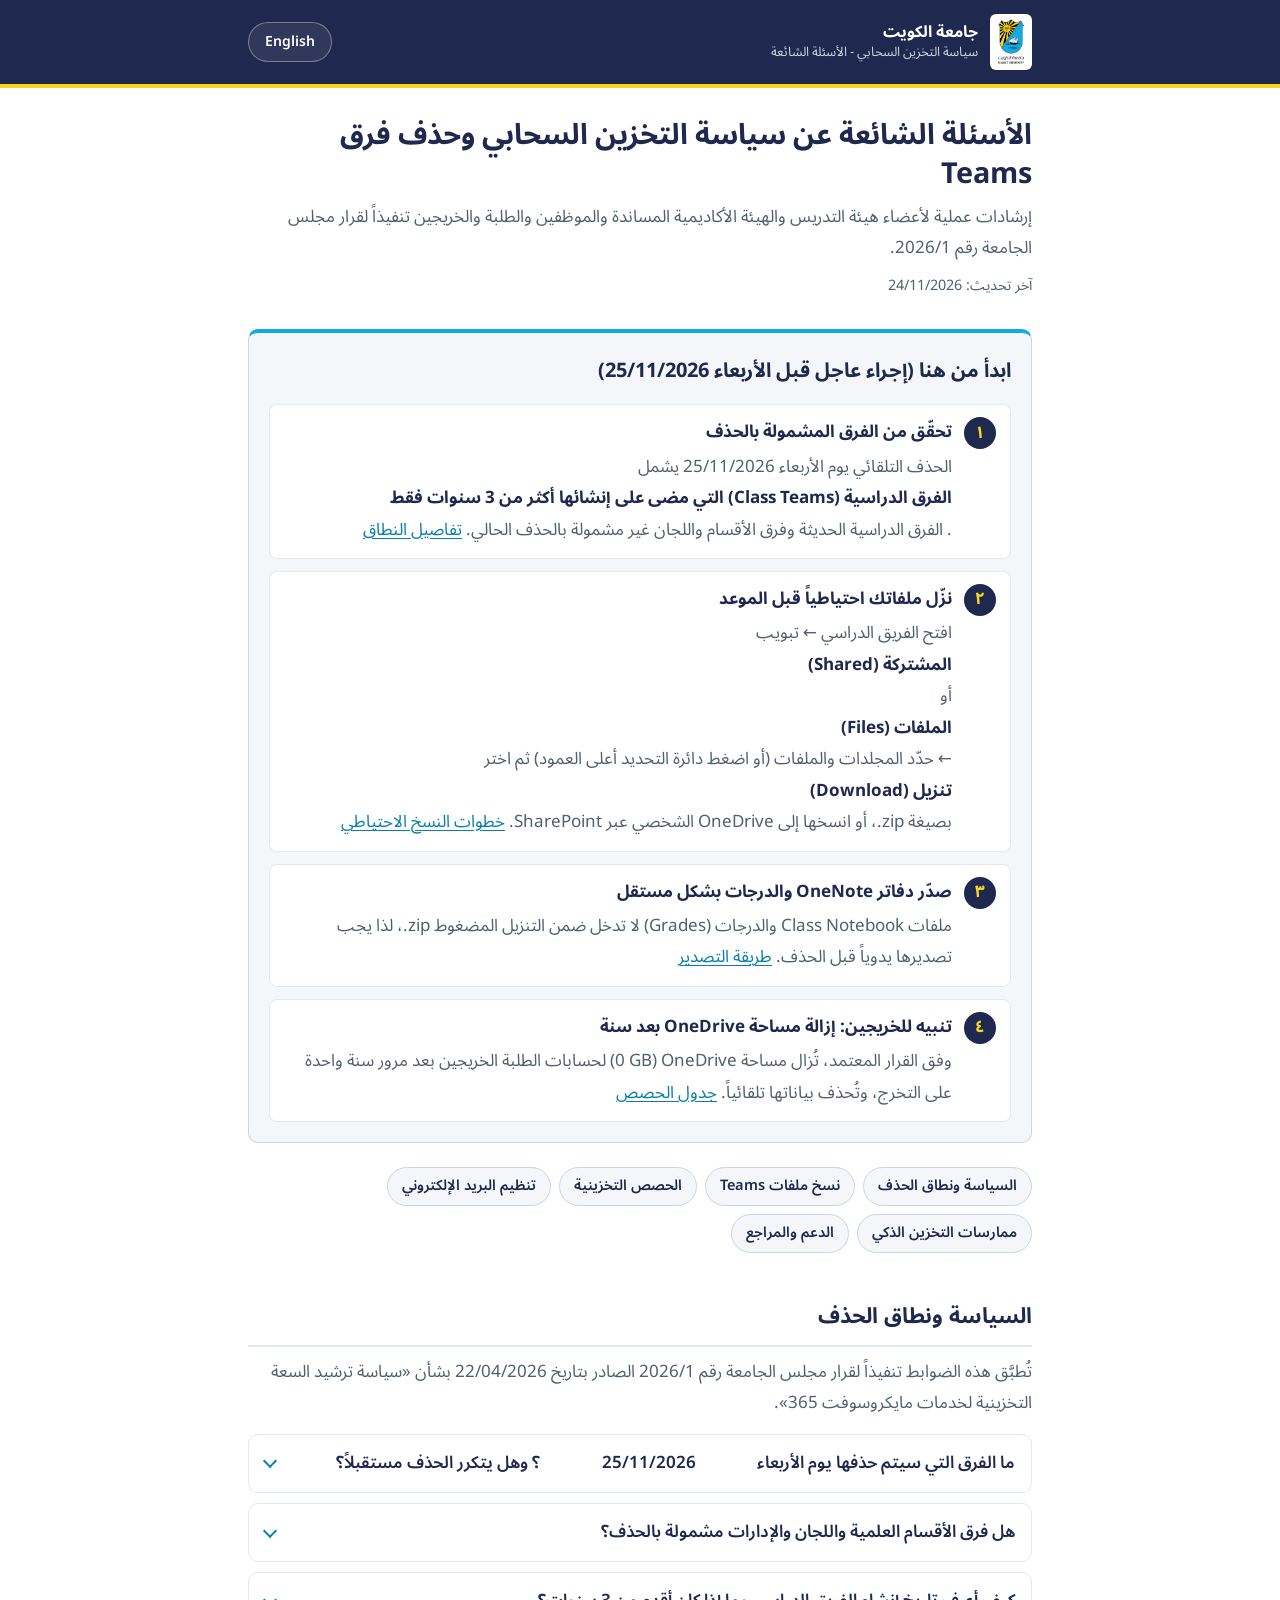
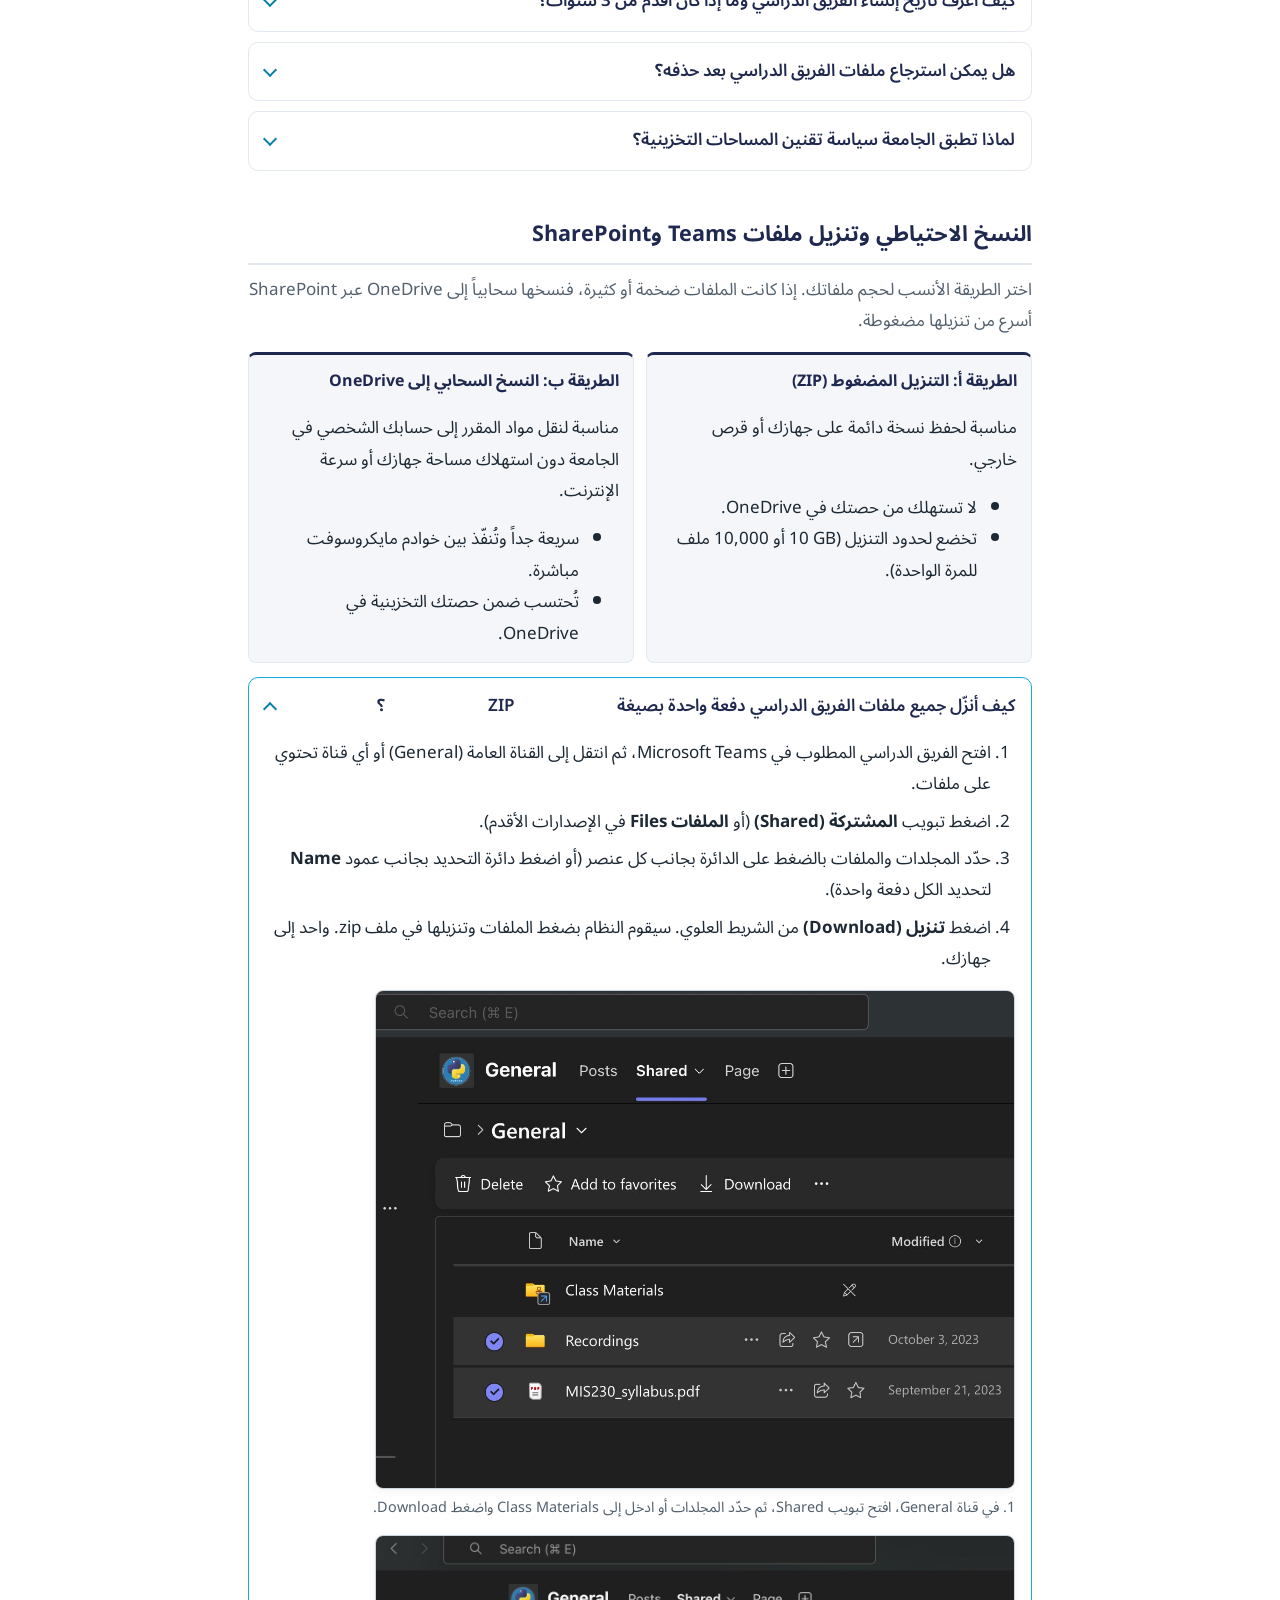
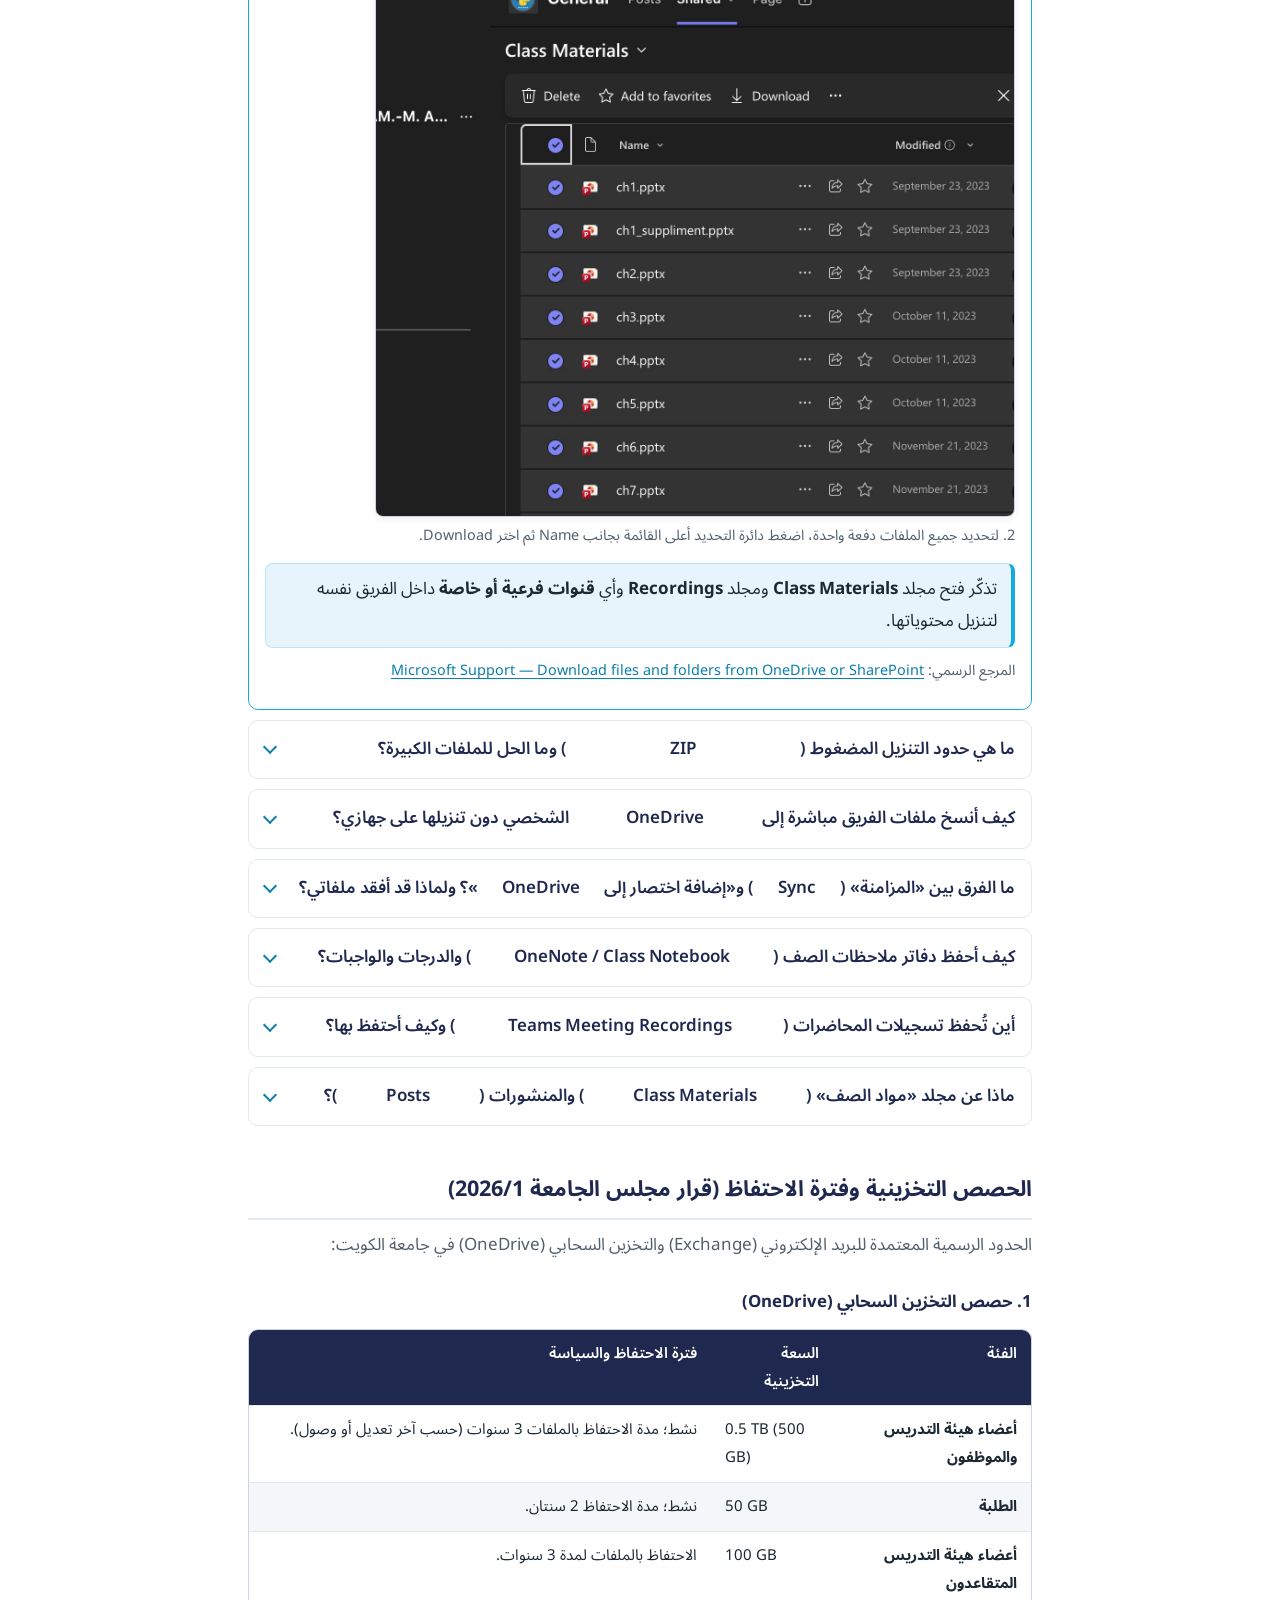
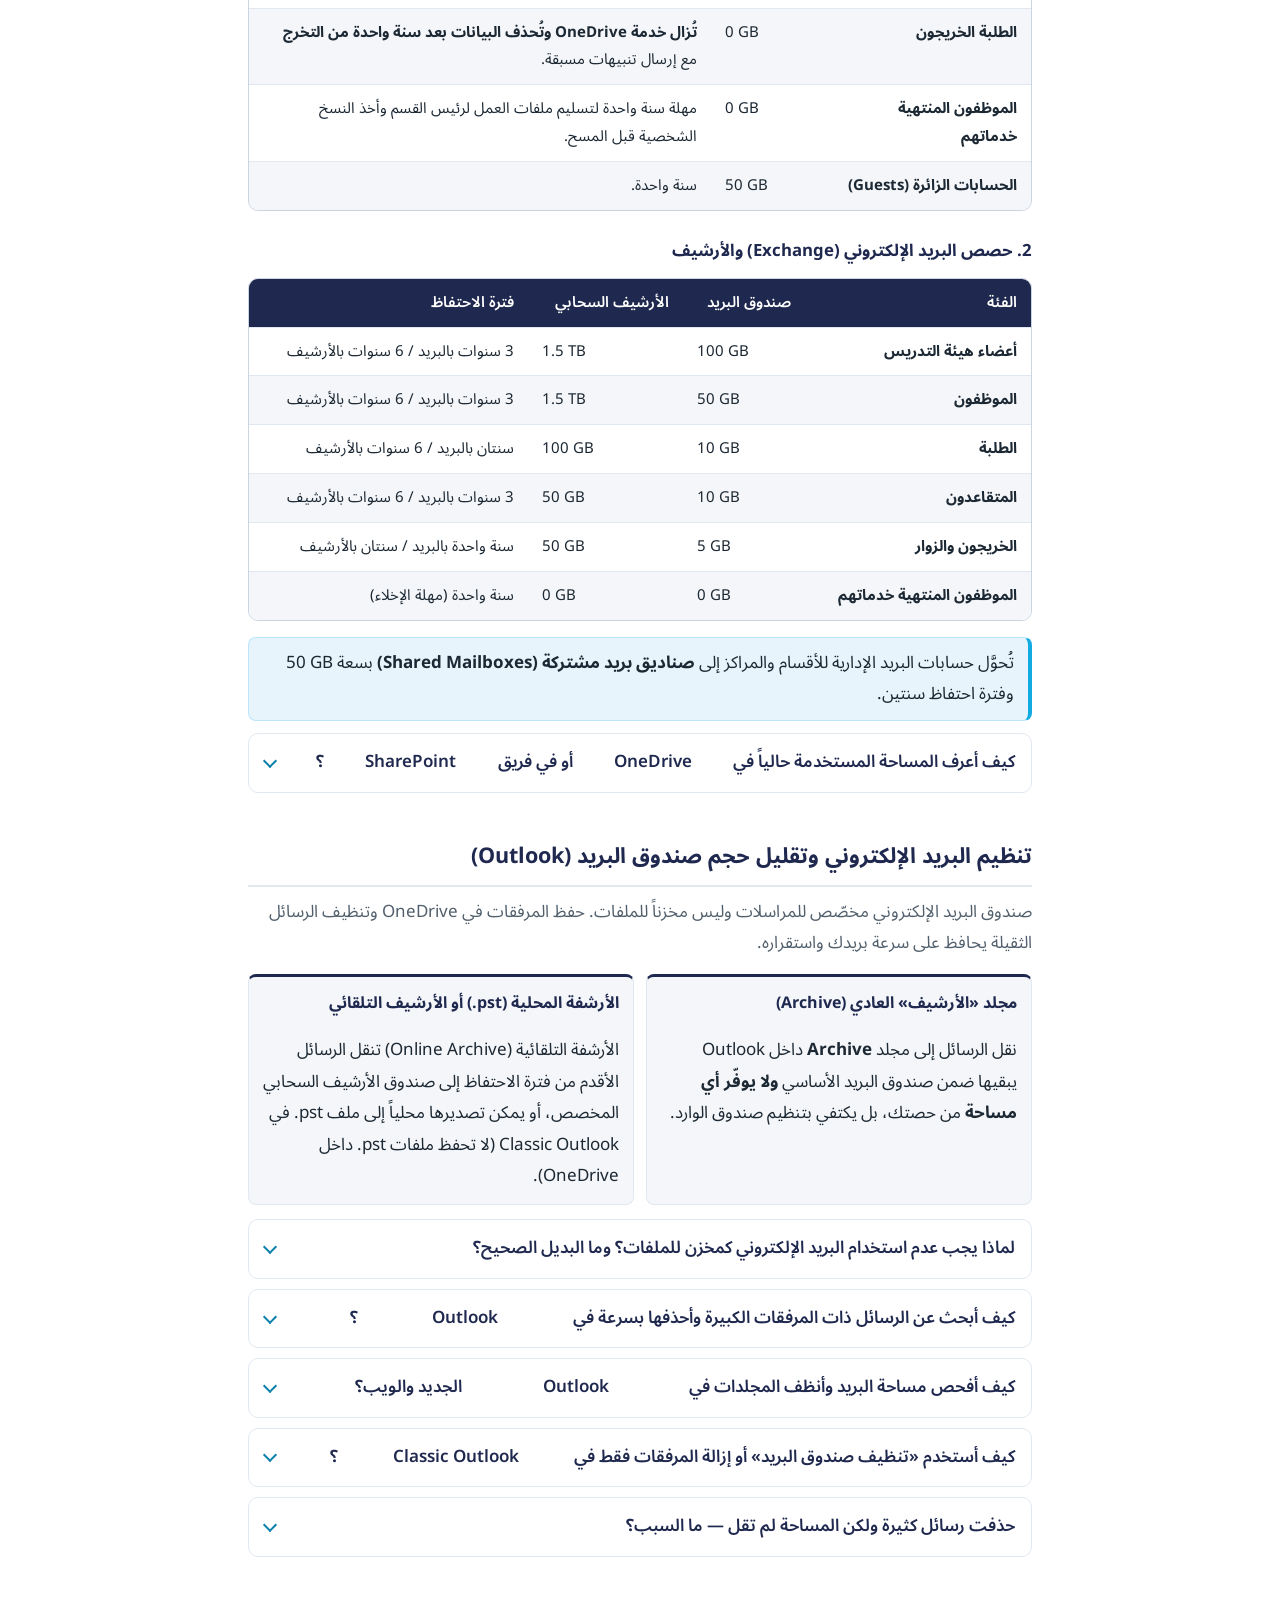
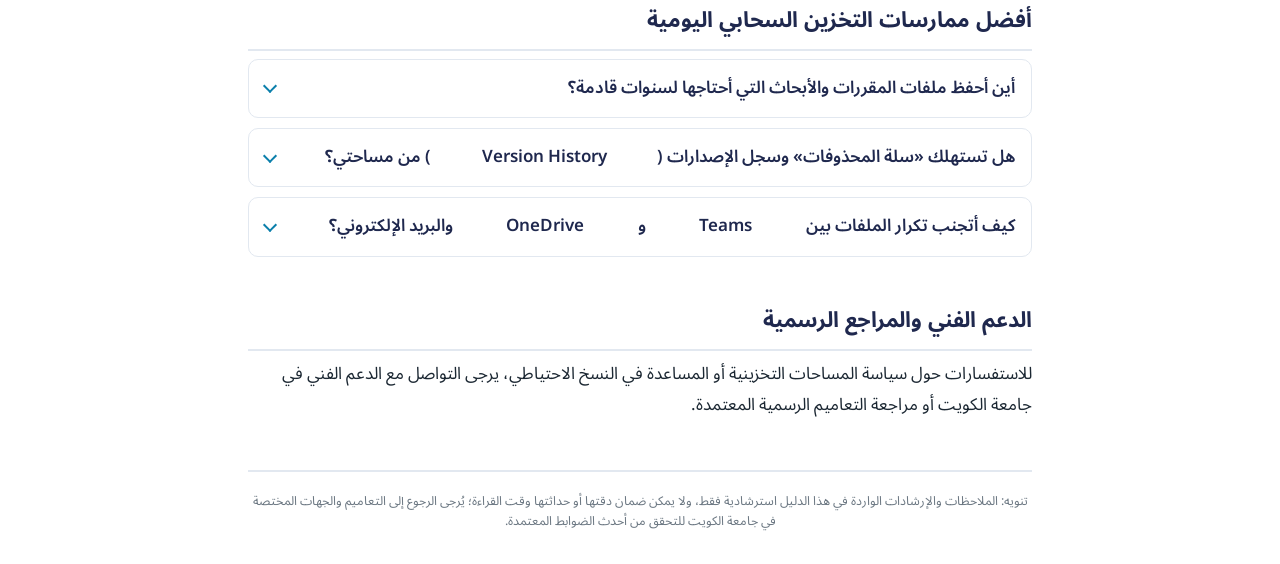
<file: index.html>
<!DOCTYPE html>
<html lang="ar" dir="rtl">
<head>
  <meta charset="utf-8">
  <meta name="viewport" content="width=device-width, initial-scale=1">
  <title>الأسئلة الشائعة عن سياسة التخزين وحذف فرق Teams - جامعة الكويت</title>
  <meta name="description" content="دليل مختصر لمنتسبي جامعة الكويت حول سياسة ترشيد السعة التخزينية لخدمات Microsoft 365 (قرار مجلس الجامعة 2026/1)، وكيفية النسخ الاحتياطي لملفات Microsoft Teams وSharePoint، وتنظيم البريد الإلكتروني.">
  <meta name="color-scheme" content="light">
  <link rel="icon" href="assets/ku-logo.png">
  <link rel="alternate" hreflang="en" href="en/index.html">
  <link rel="stylesheet" href="assets/style.css">
</head>
<body>

<div class="topbar-wrap">
  <div class="wrap">
    <header class="topbar">
      <div class="brand">
        <img src="assets/ku-logo.png" alt="شعار جامعة الكويت">
        <div class="brand-text">جامعة الكويت<small>سياسة التخزين السحابي - الأسئلة الشائعة</small></div>
      </div>
      <a class="lang-toggle" href="en/index.html" hreflang="en" lang="en">English</a>
    </header>
  </div>
</div>

<div class="wrap">
  <div class="intro">
    <h1>الأسئلة الشائعة عن سياسة التخزين السحابي وحذف فرق <span dir="ltr">Teams</span></h1>
    <p>إرشادات عملية لأعضاء هيئة التدريس والهيئة الأكاديمية المساندة والموظفين والطلبة والخريجين تنفيذاً لقرار مجلس الجامعة رقم <span dir="ltr">2026/1</span>.</p>
    <p class="meta">آخر تحديث: <span dir="ltr">24/11/2026</span></p>
  </div>

  <main>

  <section class="start" aria-labelledby="start-title">
    <h2 id="start-title">ابدأ من هنا (إجراء عاجل قبل الأربعاء <span dir="ltr">25/11/2026</span>)</h2>
    <ol class="steps">
      <li><div><strong>تحقّق من الفرق المشمولة بالحذف</strong>
        <p>الحذف التلقائي يوم الأربعاء <span dir="ltr">25/11/2026</span> يشمل <strong>الفرق الدراسية (<span dir="ltr">Class Teams</span>) التي مضى على إنشائها أكثر من 3 سنوات فقط</strong>. الفرق الدراسية الحديثة وفرق الأقسام واللجان غير مشمولة بالحذف الحالي. <a href="#policy">تفاصيل النطاق</a></p></div></li>
      <li><div><strong>نزّل ملفاتك احتياطياً قبل الموعد</strong>
        <p>افتح الفريق الدراسي &larr; تبويب <strong>المشتركة (<span dir="ltr">Shared</span>)</strong> أو <strong>الملفات (<span dir="ltr">Files</span>)</strong> &larr; حدّد المجلدات والملفات (أو اضغط دائرة التحديد أعلى العمود) ثم اختر <strong>تنزيل (<span dir="ltr">Download</span>)</strong> بصيغة <span dir="ltr">.zip</span>، أو انسخها إلى <span dir="ltr">OneDrive</span> الشخصي عبر <span dir="ltr">SharePoint</span>. <a href="#teams-backup">خطوات النسخ الاحتياطي</a></p></div></li>
      <li><div><strong>صدّر دفاتر <span dir="ltr">OneNote</span> والدرجات بشكل مستقل</strong>
        <p>ملفات <span dir="ltr">Class Notebook</span> والدرجات (<span dir="ltr">Grades</span>) لا تدخل ضمن التنزيل المضغوط <span dir="ltr">.zip</span>، لذا يجب تصديرها يدوياً قبل الحذف. <a href="#onenote-grades">طريقة التصدير</a></p></div></li>
      <li><div><strong>تنبيه للخريجين: إزالة مساحة <span dir="ltr">OneDrive</span> بعد سنة</strong>
        <p>وفق القرار المعتمد، تُزال مساحة <span dir="ltr">OneDrive</span> (<span dir="ltr">0 GB</span>) لحسابات الطلبة الخريجين بعد مرور سنة واحدة على التخرج، وتُحذف بياناتها تلقائياً. <a href="#quotas">جدول الحصص</a></p></div></li>
    </ol>
  </section>

  <nav class="toc" aria-label="الأقسام">
    <ul>
      <li><a href="#policy">السياسة ونطاق الحذف</a></li>
      <li><a href="#teams-backup">نسخ ملفات <span dir="ltr">Teams</span></a></li>
      <li><a href="#quotas">الحصص التخزينية</a></li>
      <li><a href="#email">تنظيم البريد الإلكتروني</a></li>
      <li><a href="#hygiene">ممارسات التخزين الذكي</a></li>
      <li><a href="#help">الدعم والمراجع</a></li>
    </ul>
  </nav>

  <section id="policy">
    <h2>السياسة ونطاق الحذف</h2>
    <p class="lead">تُطبَّق هذه الضوابط تنفيذاً لقرار مجلس الجامعة رقم <span dir="ltr">2026/1</span> الصادر بتاريخ <span dir="ltr">22/04/2026</span> بشأن «سياسة ترشيد السعة التخزينية لخدمات مايكروسوفت <span dir="ltr">365</span>».</p>

    <details>
      <summary>ما الفرق التي سيتم حذفها يوم الأربعاء <span dir="ltr">25/11/2026</span>؟ وهل يتكرر الحذف مستقبلاً؟</summary>
      <div class="answer">
        <p>يُطبَّق الحذف التلقائي على <strong>الفرق الدراسية (<span dir="ltr">Class Teams</span>) التي مضى على إنشائها أكثر من 3 سنوات</strong>، أي الفرق المنشأة باستخدام قالب المقررات الدراسية (<span dir="ltr">Education Class Template</span>).</p>
        <p>وبعد موجة الحذف الأولى يوم <span dir="ltr">25/11/2026</span>، سيستمر حذف الفرق الدراسية المتقادمة (أكثر من 3 سنوات) بصورة دورية وفق السياسة المعتمدة. وتؤكد السياسة أن منصة <strong><span dir="ltr">Moodle</span></strong> هي المرجع الأساسي لحفظ محتوى المقررات الدراسية، بينما يُعد <span dir="ltr">Teams</span> أداة مساندة للتعاون والتفاعل خلال الفصل فقط.</p>
      </div>
    </details>

    <details>
      <summary>هل فرق الأقسام العلمية واللجان والإدارات مشمولة بالحذف؟</summary>
      <div class="answer">
        <p><strong>لا في الحذف الحالي بتاريخ <span dir="ltr">25/11/2026</span>.</strong> الحذف المعلن الآن يقتصر على <strong>الفرق الدراسية (<span dir="ltr">Class Teams</span>)</strong> التي مضى عليها أكثر من 3 سنوات.</p>
        <p>أما مجموعات العمل غير الأكاديمية واللجان في <span dir="ltr">Teams</span>، فتنص السياسة المعتمدة على حذفها تلقائياً بعد مرور <strong>سنة واحدة من عدم النشاط</strong>، مع إشعار مالكي الفريق قبل الحذف بمدة <strong>3 أشهر</strong>.</p>
      </div>
    </details>

    <details>
      <summary>كيف أعرف تاريخ إنشاء الفريق الدراسي وما إذا كان أقدم من 3 سنوات؟</summary>
      <div class="answer">
        <ol>
          <li>راجع اسم الفريق الدال على الفصل الدراسي (مثل <span dir="ltr">2022/2023</span> أو <span dir="ltr">2023-1</span> وما قبلها)، أو تاريخ أقدم المنشورات والملفات في القناة العامة (<span dir="ltr">General</span>).</li>
          <li>كما يمكنك فتح تبويب <strong>المشتركة (<span dir="ltr">Shared</span>)</strong> أو <strong>الملفات (<span dir="ltr">Files</span>)</strong> والنقر على <strong>فتح في <span dir="ltr">SharePoint</span></strong> لمعرفة تواريخ إنشاء المجلدات.</li>
        </ol>
        <p class="note">إذا كان لديك أدنى شك في عمر فريق دراسي يحتوي على مواد مهمة، فبادر بأخذ نسخة احتياطية منه فوراً.</p>
      </div>
    </details>

    <details>
      <summary>هل يمكن استرجاع ملفات الفريق الدراسي بعد حذفه؟</summary>
      <div class="answer">
        <p class="note warn"><strong>تنبيه مهم:</strong> يُعد حذف الفرق الدراسية المتقادمة في <span dir="ltr">25/11/2026</span> <strong>نهائياً وغير قابل للاسترجاع</strong>؛ لذا يجب تنزيل أو نسخ جميع الملفات والمواد العلمية المهمة قبل موعد الحذف.</p>
      </div>
    </details>

    <details>
      <summary>لماذا تطبق الجامعة سياسة تقنين المساحات التخزينية؟</summary>
      <div class="answer">
        <p>تتشارك تطبيقات <span dir="ltr">Microsoft Teams</span> و<span dir="ltr">SharePoint</span> و<span dir="ltr">OneDrive</span> في وعاء تخزيني سحابي موحّد للجامعة (<span dir="ltr">M365 Tenant Storage Pool</span>)، وقد وصلت السعة التخزينية إلى مستويات حرجة تقارب الامتلاء الكامل. وبقاء آلاف الفرق الدراسية القديمة والحسابات المنتهية يهدد استمرارية الخدمات الرقمية الأساسية للجميع.</p>
      </div>
    </details>
  </section>

  <section id="teams-backup">
    <h2>النسخ الاحتياطي وتنزيل ملفات <span dir="ltr">Teams</span> و<span dir="ltr">SharePoint</span></h2>
    <p class="lead">اختر الطريقة الأنسب لحجم ملفاتك. إذا كانت الملفات ضخمة أو كثيرة، فنسخها سحابياً إلى <span dir="ltr">OneDrive</span> عبر <span dir="ltr">SharePoint</span> أسرع من تنزيلها مضغوطة.</p>

    <div class="two-col">
      <div>
        <h3>الطريقة أ: التنزيل المضغوط (<span dir="ltr">ZIP</span>)</h3>
        <p>مناسبة لحفظ نسخة دائمة على جهازك أو قرص خارجي.</p>
        <ul>
          <li>لا تستهلك من حصتك في <span dir="ltr">OneDrive</span>.</li>
          <li>تخضع لحدود التنزيل (<span dir="ltr">10 GB</span> أو <span dir="ltr">10,000</span> ملف للمرة الواحدة).</li>
        </ul>
      </div>
      <div>
        <h3>الطريقة ب: النسخ السحابي إلى <span dir="ltr">OneDrive</span></h3>
        <p>مناسبة لنقل مواد المقرر إلى حسابك الشخصي في الجامعة دون استهلاك مساحة جهازك أو سرعة الإنترنت.</p>
        <ul>
          <li>سريعة جداً وتُنفّذ بين خوادم مايكروسوفت مباشرة.</li>
          <li>تُحتسب ضمن حصتك التخزينية في <span dir="ltr">OneDrive</span>.</li>
        </ul>
      </div>
    </div>

    <details open>
      <summary>كيف أنزّل جميع ملفات الفريق الدراسي دفعة واحدة بصيغة <span dir="ltr">ZIP</span>؟</summary>
      <div class="answer">
        <ol>
          <li>افتح الفريق الدراسي المطلوب في <span dir="ltr">Microsoft Teams</span>، ثم انتقل إلى القناة العامة (<span dir="ltr">General</span>) أو أي قناة تحتوي على ملفات.</li>
          <li>اضغط تبويب <strong>المشتركة (<span dir="ltr">Shared</span>)</strong> (أو <strong>الملفات <span dir="ltr">Files</span></strong> في الإصدارات الأقدم).</li>
          <li>حدّد المجلدات والملفات بالضغط على الدائرة بجانب كل عنصر (أو اضغط دائرة التحديد بجانب عمود <strong><span dir="ltr">Name</span></strong> لتحديد الكل دفعة واحدة).</li>
          <li>اضغط <strong>تنزيل (<span dir="ltr">Download</span>)</strong> من الشريط العلوي. سيقوم النظام بضغط الملفات وتنزيلها في ملف <span dir="ltr">.zip</span> واحد إلى جهازك.</li>
        </ol>
        <figure>
          <img src="assets/teams-shared-folder.jpeg" loading="lazy"
               alt="شاشة Microsoft Teams تعرض تبويب Shared في قناة General ومجلدات Class Materials وRecordings مع زر Download في الأعلى.">
          <figcaption>1. في قناة <span dir="ltr">General</span>، افتح تبويب <span dir="ltr">Shared</span>، ثم حدّد المجلدات أو ادخل إلى <span dir="ltr">Class Materials</span> واضغط <span dir="ltr">Download</span>.</figcaption>
        </figure>
        <figure>
          <img src="assets/teams-select-all-download.jpeg" loading="lazy"
               alt="شاشة تحديد جميع الملفات داخل مجلد Class Materials عبر النقر على دائرة التحديد بجانب Name ثم اختيار Download.">
          <figcaption>2. لتحديد جميع الملفات دفعة واحدة، اضغط دائرة التحديد أعلى القائمة بجانب <span dir="ltr">Name</span> ثم اختر <span dir="ltr">Download</span>.</figcaption>
        </figure>
        <p class="note">تذكّر فتح مجلد <strong><span dir="ltr">Class Materials</span></strong> ومجلد <strong><span dir="ltr">Recordings</span></strong> وأي <strong>قنوات فرعية أو خاصة</strong> داخل الفريق نفسه لتنزيل محتوياتها.</p>
        <p class="src">المرجع الرسمي: <a href="https://support.microsoft.com/en-us/office/download-files-and-folders-from-onedrive-or-sharepoint-5c7397b7-19c7-4893-84fe-d02e6fa5df05" dir="ltr">Microsoft Support — Download files and folders from OneDrive or SharePoint</a></p>
      </div>
    </details>

    <details>
      <summary>ما هي حدود التنزيل المضغوط (<span dir="ltr">ZIP</span>) وما الحل للملفات الكبيرة؟</summary>
      <div class="answer">
        <ul>
          <li>الحد الأقصى لملف <span dir="ltr">.zip</span> الواحد عند تنزيل عدة ملفات أو مجلدات هو <strong><span dir="ltr">10 GB</span></strong> و<strong><span dir="ltr">10,000</span> ملف</strong> كحد أقصى في العملية الواحدة.</li>
          <li>الحد الأقصى للملف الفردي عند تنزيله بمفرده هو <span dir="ltr">250 GB</span>.</li>
        </ul>
        <p><strong>الحل إذا فشل التنزيل أو كان المجلد كبيراً:</strong> نزّل كل مجلد فرعي على حدة (خصوصاً مجلد تسجيلات المحاضرات <span dir="ltr">Recordings</span>)، أو افتح المكتبة في <span dir="ltr">SharePoint</span> واستخدم ميزة <strong>النسخ إلى (<span dir="ltr">Copy to</span>)</strong> لنسخ المجلدات إلى <span dir="ltr">OneDrive</span> الشخصي.</p>
      </div>
    </details>

    <details>
      <summary>كيف أنسخ ملفات الفريق مباشرة إلى <span dir="ltr">OneDrive</span> الشخصي دون تنزيلها على جهازي؟</summary>
      <div class="answer">
        <ol>
          <li>من تبويب الملفات (<span dir="ltr">Shared / Files</span>) في الفريق، اضغط قائمة النقاط الثلاث (<span dir="ltr">&hellip;</span>) واختر <strong>فتح في <span dir="ltr">SharePoint</span> (<span dir="ltr">Open in SharePoint</span>)</strong>.</li>
          <li>حدّد المجلدات أو الملفات التي تريد حفظها.</li>
          <li>من الشريط العلوي اضغط <strong>نسخ إلى (<span dir="ltr">Copy to</span>)</strong>.</li>
          <li>اختر <strong>ملفاتي (<span dir="ltr">My files</span>)</strong> لحفظها في <span dir="ltr">OneDrive</span> الشخصي (أو اختر فريقاً آخر حديثاً)، ثم أنشئ مجلداً مثل <span dir="ltr">Course-Archive</span> واضغط <strong>نسخ هنا (<span dir="ltr">Copy here</span>)</strong>.</li>
        </ol>
        <p class="note">تأكّد من اكتمال إشعار النسخ ومن وجود الملفات فعلياً داخل <span dir="ltr">OneDrive</span> قبل إغلاق المتصفح.</p>
        <p class="src">المرجع الرسمي: <a href="https://support.microsoft.com/en-us/office/move-or-copy-files-in-sharepoint-00e2f483-4df3-46be-a861-1f5f0c1a87bc" dir="ltr">Microsoft Support — Move or copy files in SharePoint</a></p>
      </div>
    </details>

    <details id="sync-trap">
      <summary>ما الفرق بين «المزامنة» (<span dir="ltr">Sync</span>) و«إضافة اختصار إلى <span dir="ltr">OneDrive</span>»؟ ولماذا قد أفقد ملفاتي؟</summary>
      <div class="answer">
        <p class="note warn"><strong>تحذير بالغ الأهمية:</strong> الضغط على <strong><span dir="ltr">Sync</span></strong> أو <strong><span dir="ltr">Add shortcut to OneDrive</span></strong> لا ينسخ ملفاتك احتياطياً! الوضع الافتراضي (<span dir="ltr">Files On-Demand</span>) يُظهر رمز سحابة زرقاء (<span dir="ltr">&#9729;&#65039;</span>) وهي مجرد اختصارات على الإنترنت، وعند حذف الفريق الدراسي ستختفي هذه الملفات من جهازك أيضاً.</p>
        <ul>
          <li><strong>إضافة اختصار (<span dir="ltr">Add shortcut to OneDrive</span>):</strong> يضع رابطاً فقط داخل <span dir="ltr">OneDrive</span> نحو مكتبة الفريق الأصلية؛ إذا حُذف الفريق اختفى الاختصار ومحتواه.</li>
          <li><strong>المزامنة (<span dir="ltr">Sync</span>):</strong> تربط مجلداً على جهازك بمكتبة الفريق في السحابة. وحتى لو اخترت <strong>الاحتفاظ دائماً على هذا الجهاز (<span dir="ltr">Always keep on this device</span>)</strong>، فإن المجلد يظل مرتبطاً بالمكتبة الأصلية وقد يتأثر بحذفها.</li>
        </ul>
        <p><strong>القاعدة الذهبية:</strong> بعد تنزيل الملفات أو فتحها محلياً، <strong>انسخها</strong> إلى مجلد عادي منفصل على جهازك (مثل سطح المكتب أو قرص خارجي) غير مرتبط بمزامنة <span dir="ltr">SharePoint</span>، أو استخدم <strong><span dir="ltr">Copy to</span></strong> إلى مجلد جديد داخل <span dir="ltr">OneDrive</span> الشخصي.</p>
        <p class="src">المرجع الرسمي: <a href="https://support.microsoft.com/en-us/office/save-disk-space-with-onedrive-files-on-demand-for-windows-0e6860d3-d9f3-4971-b321-7092438fb38e" dir="ltr">Microsoft Support — Save disk space with OneDrive Files On-Demand</a></p>
      </div>
    </details>

    <details id="onenote-grades">
      <summary>كيف أحفظ دفاتر ملاحظات الصف (<span dir="ltr">OneNote / Class Notebook</span>) والدرجات والواجبات؟</summary>
      <div class="answer">
        <p>لا يشمل التنزيل المضغوط (<span dir="ltr">.zip</span>) دفاتر <span dir="ltr">OneNote</span> ولا جداول الدرجات والواجبات، بل يجب حفظها بالطريقة التالية:</p>
        <h3>1. تصدير دفتر <span dir="ltr">OneNote</span></h3>
        <ul>
          <li>افتح الدفتر في تطبيق <strong><span dir="ltr">OneNote</span> لسطح المكتب</strong> (<span dir="ltr">Windows</span>)، ثم اختر <strong>ملف (<span dir="ltr">File</span>) &larr; تصدير (<span dir="ltr">Export</span>) &larr; دفتر الملاحظات (<span dir="ltr">Notebook</span>) &larr; حزمة <span dir="ltr">OneNote Package (.onepkg)</span></strong> أو <span dir="ltr">PDF</span>.</li>
          <li>أو انسخ الأقسام (<span dir="ltr">Sections</span>) إلى دفتر ملاحظات جديد محفوظ في حسابك الشخصي على <span dir="ltr">OneDrive</span> عبر النقر بالزر الأيمن على القسم &larr; <strong>نقل أو نسخ (<span dir="ltr">Move or Copy</span>)</strong>.</li>
        </ul>
        <h3>2. تصدير الدرجات والواجبات (<span dir="ltr">Grades &amp; Assignments</span>)</h3>
        <ul>
          <li>افتح الفريق الدراسي &larr; تبويب <strong>الدرجات (<span dir="ltr">Grades</span>)</strong> &larr; اضغط <strong>تصدير إلى <span dir="ltr">Excel</span> (<span dir="ltr">Export to Excel</span>)</strong> لحفظ ملف <span dir="ltr">.csv</span> بالدرجات.</li>
          <li>إذا احتجت إلى ملفات تسليم الطلبة للواجبات، افتح مكتبة <span dir="ltr">SharePoint</span> للفريق وتحقّق من مجلد <strong><span dir="ltr">Student Work</span></strong> وقم بتنزيله.</li>
        </ul>
        <p class="src">المراجع الرسمية: <a href="https://support.microsoft.com/en-us/office/export-notes-from-onenote-as-a-pdf-13d173b5-7f4c-45a8-94eb-9354d63af5cd" dir="ltr">Export notes from OneNote</a> &middot; <a href="https://support.microsoft.com/en-us/topic/export-grades-from-microsoft-teams-to-excel-639be3a0-d1f3-4e0e-8cb4-3f936818648f" dir="ltr">Export grades from Teams to Excel</a></p>
      </div>
    </details>

    <details>
      <summary>أين تُحفظ تسجيلات المحاضرات (<span dir="ltr">Teams Meeting Recordings</span>) وكيف أحتفظ بها؟</summary>
      <div class="answer">
        <ul>
          <li><strong>اجتماعات القنوات (<span dir="ltr">Channel Meetings</span>):</strong> تُحفظ تسجيلاتها داخل مجلد <strong><span dir="ltr">Recordings</span></strong> في تبويب ملفات القناة داخل الفريق الدراسي، وبذلك <strong>سيتم حذفها مع حذف الفريق</strong>. بادر بتنزيلها أو نسخها إلى <span dir="ltr">OneDrive</span> الشخصي.</li>
          <li><strong>الاجتماعات الفردية أو المجدولة من التقويم دون قناة:</strong> تُحفظ في مجلد <strong><span dir="ltr">Recordings</span></strong> داخل <span dir="ltr">OneDrive</span> الشخصي لمن ضغط زر بدء التسجيل، ولا تُحذف بحذف الفريق الدراسي (لكنها تستهلك من حصتك الشخصية).</li>
        </ul>
        <p class="src">المرجع الرسمي: <a href="https://support.microsoft.com/en-us/office/play-and-share-a-meeting-recording-in-microsoft-teams-7d7e5dc5-9ae4-4b94-8589-27496037e8fa" dir="ltr">Microsoft Support — Teams meeting recordings storage</a></p>
      </div>
    </details>

    <details>
      <summary>ماذا عن مجلد «مواد الصف» (<span dir="ltr">Class Materials</span>) والمنشورات (<span dir="ltr">Posts</span>)؟</summary>
      <div class="answer">
        <ul>
          <li>مجلد <strong><span dir="ltr">Class Materials</span></strong> موجود داخل مكتبة الملفات في الفريق ويمكن تنزيله أو نسخه كباقي المجلدات.</li>
          <li>منشورات القنوات والمحادثات النصية (<span dir="ltr">Posts / Chat</span>) لا تدخل ضمن تنزيلات <span dir="ltr">SharePoint</span>؛ إذا كان هناك نص مهم، انسخه أو اطبع الصفحة بصيغة <span dir="ltr">PDF</span> من المتصفح قبل الحذف.</li>
        </ul>
      </div>
    </details>
  </section>

  <section id="quotas">
    <h2>الحصص التخزينية وفترة الاحتفاظ (قرار مجلس الجامعة <span dir="ltr">2026/1</span>)</h2>
    <p class="lead">الحدود الرسمية المعتمدة للبريد الإلكتروني (<span dir="ltr">Exchange</span>) والتخزين السحابي (<span dir="ltr">OneDrive</span>) في جامعة الكويت:</p>

    <h3 class="group">1. حصص التخزين السحابي (<span dir="ltr">OneDrive</span>)</h3>
    <div class="table-wrap">
      <table>
        <thead>
          <tr>
            <th>الفئة</th>
            <th>السعة التخزينية</th>
            <th>فترة الاحتفاظ والسياسة</th>
          </tr>
        </thead>
        <tbody>
          <tr>
            <td><strong>أعضاء هيئة التدريس والموظفون</strong></td>
            <td dir="ltr">0.5 TB (500 GB)</td>
            <td>نشط؛ مدة الاحتفاظ بالملفات 3 سنوات (حسب آخر تعديل أو وصول).</td>
          </tr>
          <tr>
            <td><strong>الطلبة</strong></td>
            <td dir="ltr">50 GB</td>
            <td>نشط؛ مدة الاحتفاظ 2 سنتان.</td>
          </tr>
          <tr>
            <td><strong>أعضاء هيئة التدريس المتقاعدون</strong></td>
            <td dir="ltr">100 GB</td>
            <td>الاحتفاظ بالملفات لمدة 3 سنوات.</td>
          </tr>
          <tr>
            <td><strong>الطلبة الخريجون</strong></td>
            <td dir="ltr">0 GB</td>
            <td><strong>تُزال خدمة <span dir="ltr">OneDrive</span> وتُحذف البيانات بعد سنة واحدة من التخرج</strong> مع إرسال تنبيهات مسبقة.</td>
          </tr>
          <tr>
            <td><strong>الموظفون المنتهية خدماتهم</strong></td>
            <td dir="ltr">0 GB</td>
            <td>مهلة سنة واحدة لتسليم ملفات العمل لرئيس القسم وأخذ النسخ الشخصية قبل المسح.</td>
          </tr>
          <tr>
            <td><strong>الحسابات الزائرة (<span dir="ltr">Guests</span>)</strong></td>
            <td dir="ltr">50 GB</td>
            <td>سنة واحدة.</td>
          </tr>
        </tbody>
      </table>
    </div>

    <h3 class="group">2. حصص البريد الإلكتروني (<span dir="ltr">Exchange</span>) والأرشيف</h3>
    <div class="table-wrap">
      <table>
        <thead>
          <tr>
            <th>الفئة</th>
            <th>صندوق البريد</th>
            <th>الأرشيف السحابي</th>
            <th>فترة الاحتفاظ</th>
          </tr>
        </thead>
        <tbody>
          <tr>
            <td><strong>أعضاء هيئة التدريس</strong></td>
            <td dir="ltr">100 GB</td>
            <td dir="ltr">1.5 TB</td>
            <td>3 سنوات بالبريد / 6 سنوات بالأرشيف</td>
          </tr>
          <tr>
            <td><strong>الموظفون</strong></td>
            <td dir="ltr">50 GB</td>
            <td dir="ltr">1.5 TB</td>
            <td>3 سنوات بالبريد / 6 سنوات بالأرشيف</td>
          </tr>
          <tr>
            <td><strong>الطلبة</strong></td>
            <td dir="ltr">10 GB</td>
            <td dir="ltr">100 GB</td>
            <td>سنتان بالبريد / 6 سنوات بالأرشيف</td>
          </tr>
          <tr>
            <td><strong>المتقاعدون</strong></td>
            <td dir="ltr">10 GB</td>
            <td dir="ltr">50 GB</td>
            <td>3 سنوات بالبريد / 6 سنوات بالأرشيف</td>
          </tr>
          <tr>
            <td><strong>الخريجون والزوار</strong></td>
            <td dir="ltr">5 GB</td>
            <td dir="ltr">50 GB</td>
            <td>سنة واحدة بالبريد / سنتان بالأرشيف</td>
          </tr>
          <tr>
            <td><strong>الموظفون المنتهية خدماتهم</strong></td>
            <td dir="ltr">0 GB</td>
            <td dir="ltr">0 GB</td>
            <td>سنة واحدة (مهلة الإخلاء)</td>
          </tr>
        </tbody>
      </table>
    </div>
    <p class="note">تُحوَّل حسابات البريد الإدارية للأقسام والمراكز إلى <strong>صناديق بريد مشتركة (<span dir="ltr">Shared Mailboxes</span>)</strong> بسعة <span dir="ltr">50 GB</span> وفترة احتفاظ سنتين.</p>

    <details>
      <summary>كيف أعرف المساحة المستخدمة حالياً في <span dir="ltr">OneDrive</span> أو في فريق <span dir="ltr">SharePoint</span>؟</summary>
      <div class="answer">
        <ul>
          <li><strong>في <span dir="ltr">OneDrive</span>:</strong> افتح <span dir="ltr">OneDrive</span> عبر المتصفح &larr; أيقونة الترس <strong>الإعدادات (<span dir="ltr">Settings</span>)</strong> &larr; <strong>إعدادات <span dir="ltr">OneDrive</span></strong> &larr; <strong>مزيد من الإعدادات</strong> &larr; <strong>مقاييس التخزين (<span dir="ltr">Storage Metrics</span>)</strong>.</li>
          <li><strong>في <span dir="ltr">SharePoint / Teams</span>:</strong> افتح موقع الفريق في <span dir="ltr">SharePoint</span> &larr; <strong>الإعدادات</strong> &larr; <strong>محتويات الموقع</strong> &larr; <strong>إعدادات الموقع</strong> &larr; <strong>مقاييس التخزين (<span dir="ltr">Storage Metrics</span>)</strong>.</li>
        </ul>
        <p class="src">المرجع الرسمي: <a href="https://support.microsoft.com/en-us/office/manage-your-onedrive-for-work-or-school-storage-31519161-059c-4764-b6f8-f5cd29f7fe68" dir="ltr">Microsoft Support — Manage your OneDrive storage</a></p>
      </div>
    </details>
  </section>

  <section id="email">
    <h2>تنظيم البريد الإلكتروني وتقليل حجم صندوق البريد (<span dir="ltr">Outlook</span>)</h2>
    <p class="lead">صندوق البريد الإلكتروني مخصّص للمراسلات وليس مخزناً للملفات. حفظ المرفقات في <span dir="ltr">OneDrive</span> وتنظيف الرسائل الثقيلة يحافظ على سرعة بريدك واستقراره.</p>

    <div class="two-col">
      <div>
        <h3>مجلد «الأرشيف» العادي (<span dir="ltr">Archive</span>)</h3>
        <p>نقل الرسائل إلى مجلد <strong><span dir="ltr">Archive</span></strong> داخل <span dir="ltr">Outlook</span> يبقيها ضمن صندوق البريد الأساسي <strong>ولا يوفّر أي مساحة</strong> من حصتك، بل يكتفي بتنظيم صندوق الوارد.</p>
      </div>
      <div>
        <h3>الأرشفة المحلية (<span dir="ltr">.pst</span>) أو الأرشيف التلقائي</h3>
        <p>الأرشفة التلقائية (<span dir="ltr">Online Archive</span>) تنقل الرسائل الأقدم من فترة الاحتفاظ إلى صندوق الأرشيف السحابي المخصص، أو يمكن تصديرها محلياً إلى ملف <span dir="ltr">.pst</span> في <span dir="ltr">Classic Outlook</span> (لا تحفظ ملفات <span dir="ltr">.pst</span> داخل <span dir="ltr">OneDrive</span>).</p>
      </div>
    </div>

    <details>
      <summary>لماذا يجب عدم استخدام البريد الإلكتروني كمخزن للملفات؟ وما البديل الصحيح؟</summary>
      <div class="answer">
        <ul>
          <li>إرسال الملفات كمرفقات يكرّر النسخة في صندوق المرسل وصناديق جميع المستلمين ويستهلك مساحة البريد بسرعة.</li>
          <li><strong>البديل الصحيح:</strong> احفظ الملفات والمرفقات المهمة في مجلد منظّم داخل <span dir="ltr">OneDrive</span> أو <span dir="ltr">SharePoint</span>، ثم شارك <strong>رابط الملف</strong> بدلاً من إرفاقه في البريد، واحذف الرسالة ذات المرفق الضخم بعد التأكد من حفظ الملف. (كما تُحوِّل سياسة الجامعة المرفقات المرسلة إلى أكثر من 5 مستلمين أو قوائم التوزيع تلقائياً إلى روابط <span dir="ltr">OneDrive</span>).</li>
        </ul>
      </div>
    </details>

    <details>
      <summary>كيف أبحث عن الرسائل ذات المرفقات الكبيرة وأحذفها بسرعة في <span dir="ltr">Outlook</span>؟</summary>
      <div class="answer">
        <ol>
          <li>في شريط البحث في <span dir="ltr">Outlook</span>، اكتب أحد أوامر البحث التالية ثم اضغط <span dir="ltr">Enter</span>:
            <ul>
              <li><code dir="ltr">messagesize:&gt;10mb</code> للعثور على الرسائل الأكبر من 10 ميجابايت.</li>
              <li><code dir="ltr">messagesize:&gt;5mb</code> للعثور على الرسائل الأكبر من 5 ميجابايت.</li>
              <li><code dir="ltr">hasattachments:yes</code> لعرض الرسائل التي تحتوي على مرفقات.</li>
            </ul>
          </li>
          <li>احفظ المرفقات التي لا تزال بحاجة إليها في <span dir="ltr">OneDrive</span> أو على جهازك.</li>
          <li>احذف الرسائل غير الضرورية، ولا تنسَ فحص مجلد <strong>العناصر المرسلة (<span dir="ltr">Sent Items</span>)</strong> لأنها كثيراً ما تحتوي على أكبر المرفقات.</li>
        </ol>
        <p class="src">المرجع الرسمي: <a href="https://support.microsoft.com/en-us/office/how-to-search-in-outlook-d824d1e9-a255-468c-8553-276589d5a164" dir="ltr">Microsoft Support — How to search in Outlook</a></p>
      </div>
    </details>

    <details>
      <summary>كيف أفحص مساحة البريد وأنظف المجلدات في <span dir="ltr">Outlook</span> الجديد والويب؟</summary>
      <div class="answer">
        <ol>
          <li>اضغط أيقونة الترس <strong>الإعدادات (<span dir="ltr">Settings</span>)</strong> في أعلى الشاشة.</li>
          <li>انتقل إلى <strong>الحسابات (<span dir="ltr">Accounts</span>) &larr; التخزين (<span dir="ltr">Storage</span>)</strong>.</li>
          <li>ستظهر لك المساحة المستخدمة لكل مجلد مع خيارات سريعة لتفريغ الرسائل القديمة أو الكبيرة.</li>
        </ol>
        <p class="src">المرجع الرسمي: <a href="https://support.microsoft.com/en-us/office/storage-limits-in-outlook-com-7ac99134-69e5-4619-ac0b-2d313bba5e9e" dir="ltr">Microsoft Support — Storage limits in Outlook</a></p>
      </div>
    </details>

    <details>
      <summary>كيف أستخدم «تنظيف صندوق البريد» أو إزالة المرفقات فقط في <span dir="ltr">Classic Outlook</span>؟</summary>
      <div class="answer">
        <ul>
          <li><strong>تنظيف صندوق البريد:</strong> من قائمة <strong>ملف (<span dir="ltr">File</span>) &larr; أدوات (<span dir="ltr">Tools</span>) &larr; تنظيف صندوق البريد (<span dir="ltr">Mailbox Cleanup</span>)</strong> للبحث عن العناصر الكبيرة أو القديمة وحذفها.</li>
          <li><strong>إزالة المرفق مع إبقاء نص الرسالة:</strong> افتح الرسالة في نافذة مستقلة &larr; اضغط السهم بجانب المرفق &larr; <strong>إزالة المرفق (<span dir="ltr">Remove Attachment</span>)</strong> &larr; احفظ التغيير.</li>
          <li><strong>التصدير المحلي (<span dir="ltr">.pst</span>):</strong> من <strong>ملف (<span dir="ltr">File</span>) &larr; فتح وتصدير (<span dir="ltr">Open &amp; Export</span>) &larr; استيراد/تصدير (<span dir="ltr">Import/Export</span>) &larr; التصدير إلى ملف (<span dir="ltr">.pst</span>)</strong>، وذلك وفق صلاحيات الجهاز المعتمدة.</li>
        </ul>
        <p class="src">المرجع الرسمي: <a href="https://support.microsoft.com/en-us/office/reduce-the-size-of-your-mailbox-and-outlook-data-files-pst-and-ost-e4c6a4f1-d39c-47dc-a4fa-abe96dc8c7ef" dir="ltr">Microsoft Support — Reduce the size of your mailbox</a></p>
      </div>
    </details>

    <details>
      <summary>حذفت رسائل كثيرة ولكن المساحة لم تقل — ما السبب؟</summary>
      <div class="answer">
        <p>الرسائل المحذوفة تظل تستهلك من حصتك حتى تُفرَّغ نهائياً من موضعين:</p>
        <ol>
          <li>انقر بالزر الأيمن على مجلد <strong>العناصر المحذوفة (<span dir="ltr">Deleted Items</span>)</strong> واختر <strong>إفراغ المجلد (<span dir="ltr">Empty Folder</span>)</strong>.</li>
          <li>افتح خيار <strong>استرداد العناصر المحذوفة من هذا المجلد (<span dir="ltr">Recover items deleted from this folder</span>)</strong>، وحدّد العناصر واختر <strong>مسح العناصر المحددة نهائياً (<span dir="ltr">Purge Selected Items</span>)</strong>.</li>
        </ol>
      </div>
    </details>
  </section>

  <section id="hygiene">
    <h2>أفضل ممارسات التخزين السحابي اليومية</h2>

    <details>
      <summary>أين أحفظ ملفات المقررات والأبحاث التي أحتاجها لسنوات قادمة؟</summary>
      <div class="answer">
        <p>احتفظ بالنسخ المرجعية لمحاضراتك وأبحاثك في <strong><span dir="ltr">OneDrive</span> الشخصي</strong> أو في <strong><span dir="ltr">Moodle</span></strong> (المنصة الرسمية لأرشفة المقررات)، وانسخ فقط ما يحتاجه الفصل الحالي إلى الفريق الدراسي الخاص بالفصل. بهذه الطريقة لن تتأثر موادك الأساسية عند حذف الفرق الدراسية المتقادمة بعد 3 سنوات.</p>
      </div>
    </details>

    <details>
      <summary>هل تستهلك «سلة المحذوفات» وسجل الإصدارات (<span dir="ltr">Version History</span>) من مساحتي؟</summary>
      <div class="answer">
        <ul>
          <li><strong>نعم.</strong> الملفات المحذوفة في <span dir="ltr">OneDrive</span> أو <span dir="ltr">SharePoint</span> تبقى في <strong>سلة المحذوفات (<span dir="ltr">Recycle Bin</span>)</strong> وتستمر في استهلاك المساحة حتى تُفرَّغ يدوياً أو تنتهي مدة احتفاظها.</li>
          <li><strong>سجل الإصدارات (<span dir="ltr">Version History</span>):</strong> عند تعديل ملفات ضخمة مرات متكررة، يحتفظ <span dir="ltr">SharePoint / OneDrive</span> بنسخ سابقة لكل تعديل، ما يضاعف الحجم الفعلي للملف. يمكنك النقر بالزر الأيمن على الملف &larr; <strong>سجل الإصدارات (<span dir="ltr">Version History</span>)</strong> وحذف الإصدارات القديمة غير اللازمة.</li>
        </ul>
        <p class="src">المراجع الرسمية: <a href="https://support.microsoft.com/en-us/office/restore-deleted-files-or-folders-in-onedrive-949ada80-0026-4db3-a953-c99083e6a84f" dir="ltr">Manage Recycle Bin in OneDrive</a> &middot; <a href="https://support.microsoft.com/en-us/office/view-the-version-history-of-an-item-or-file-in-a-sharepoint-list-or-library-532620a7-51f3-4d94-a578-31a85f70831d" dir="ltr">SharePoint Version History</a></p>
      </div>
    </details>

    <details>
      <summary>كيف أتجنب تكرار الملفات بين <span dir="ltr">Teams</span> و<span dir="ltr">OneDrive</span> والبريد الإلكتروني؟</summary>
      <div class="answer">
        <ul>
          <li>اعتمد <strong>مصدر حقيقة واحد (<span dir="ltr">Single Source of Truth</span>)</strong> لكل ملف بدلاً من حفظ نسخ مكررة في جهازك والبريد و<span dir="ltr">Teams</span>.</li>
          <li>عند إرسال ملف لزملائك أو طلبتك، ارفعه مرة واحدة في <span dir="ltr">OneDrive</span> أو <span dir="ltr">SharePoint</span> وشارك الرابط بصلاحيات مناسبة بدلاً من إرسال المرفق.</li>
          <li>احذف مسودات الفيديو والتسجيلات التجريبية الكبيرة فور انتهاء الحاجة إليها.</li>
        </ul>
      </div>
    </details>
  </section>

  <section id="help">
    <h2>الدعم الفني والمراجع الرسمية</h2>
    <div class="body">
      <p>للاستفسارات حول سياسة المساحات التخزينية أو المساعدة في النسخ الاحتياطي، يرجى التواصل مع الدعم الفني في جامعة الكويت أو مراجعة التعاميم الرسمية المعتمدة.</p>
    </div>
  </section>

  </main>

  <footer>
    <small style="display:block; font-size:0.78rem; line-height:1.6; opacity:0.85;">تنويه: الملاحظات والإرشادات الواردة في هذا الدليل استرشادية فقط، ولا يمكن ضمان دقتها أو حداثتها وقت القراءة؛ يُرجى الرجوع إلى التعاميم والجهات المختصة في جامعة الكويت للتحقق من أحدث الضوابط المعتمدة.</small>
  </footer>

</div>
</body>
</html>
</file>
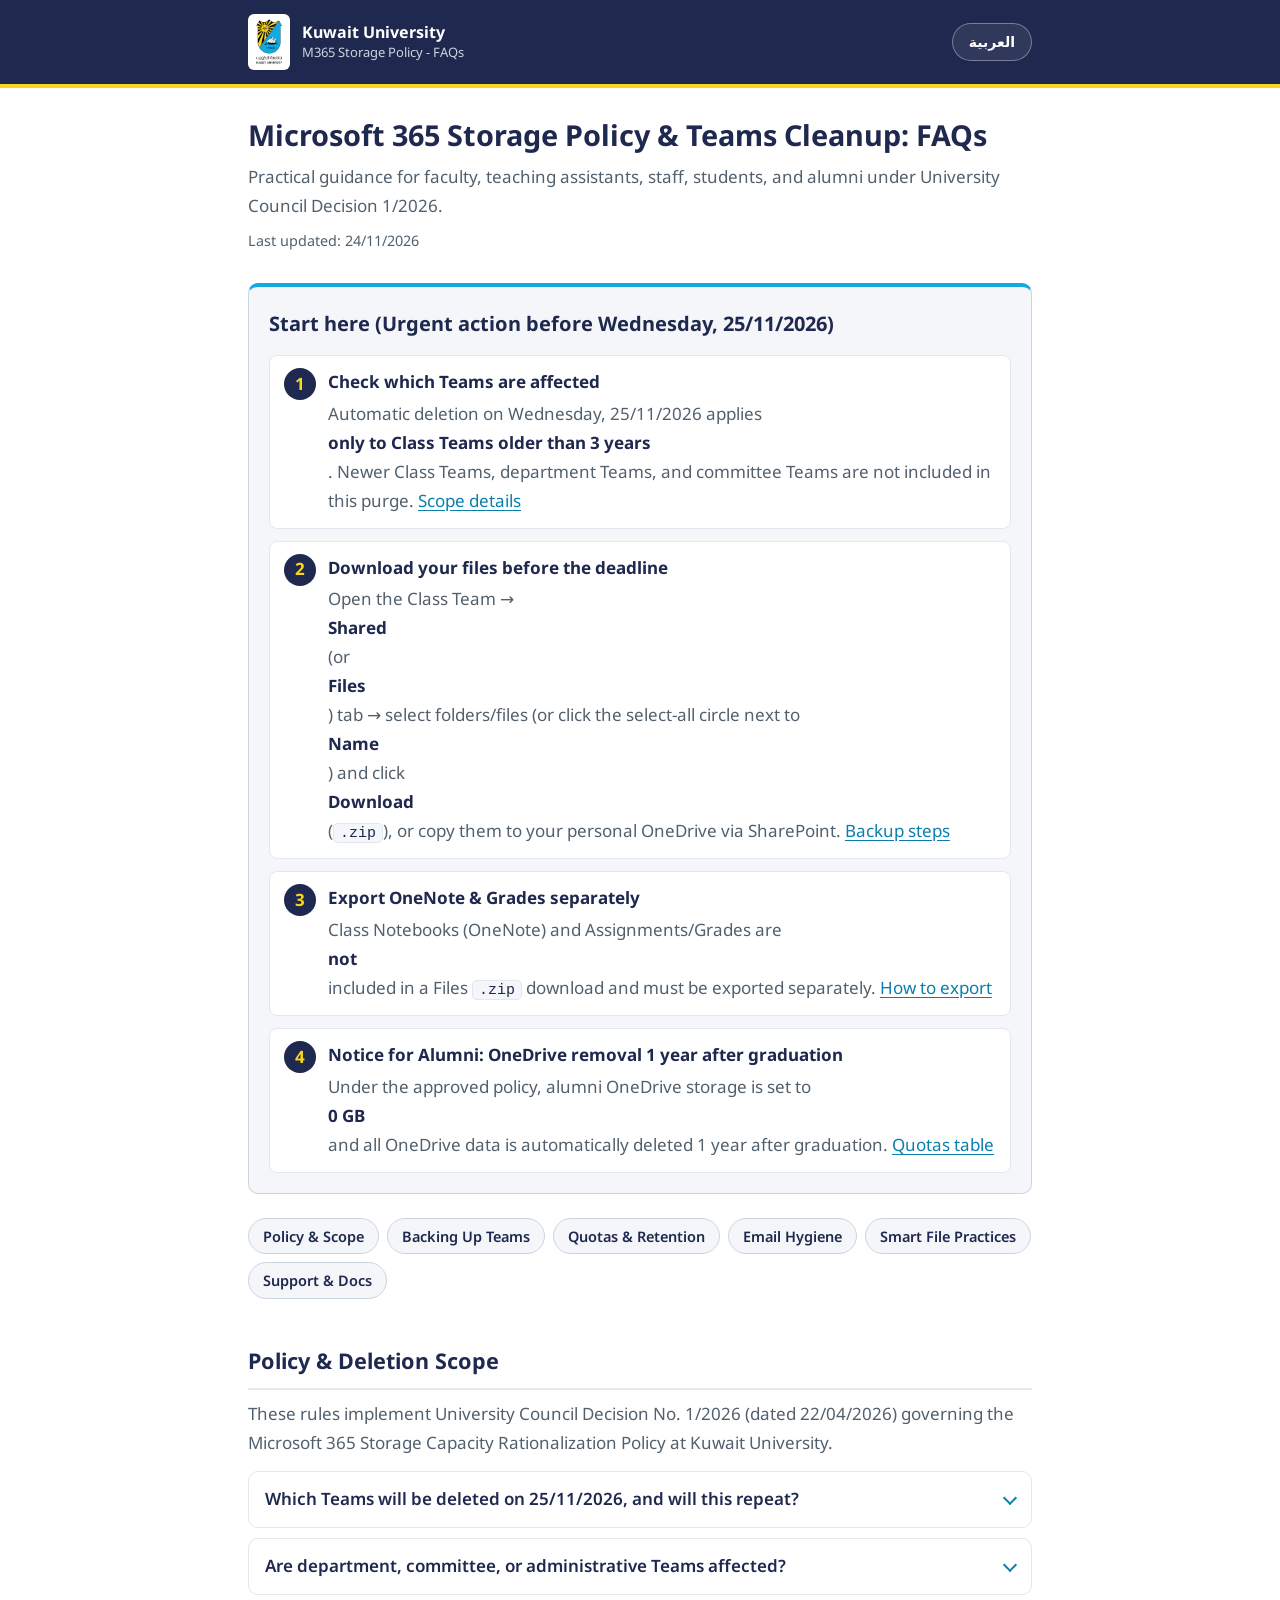
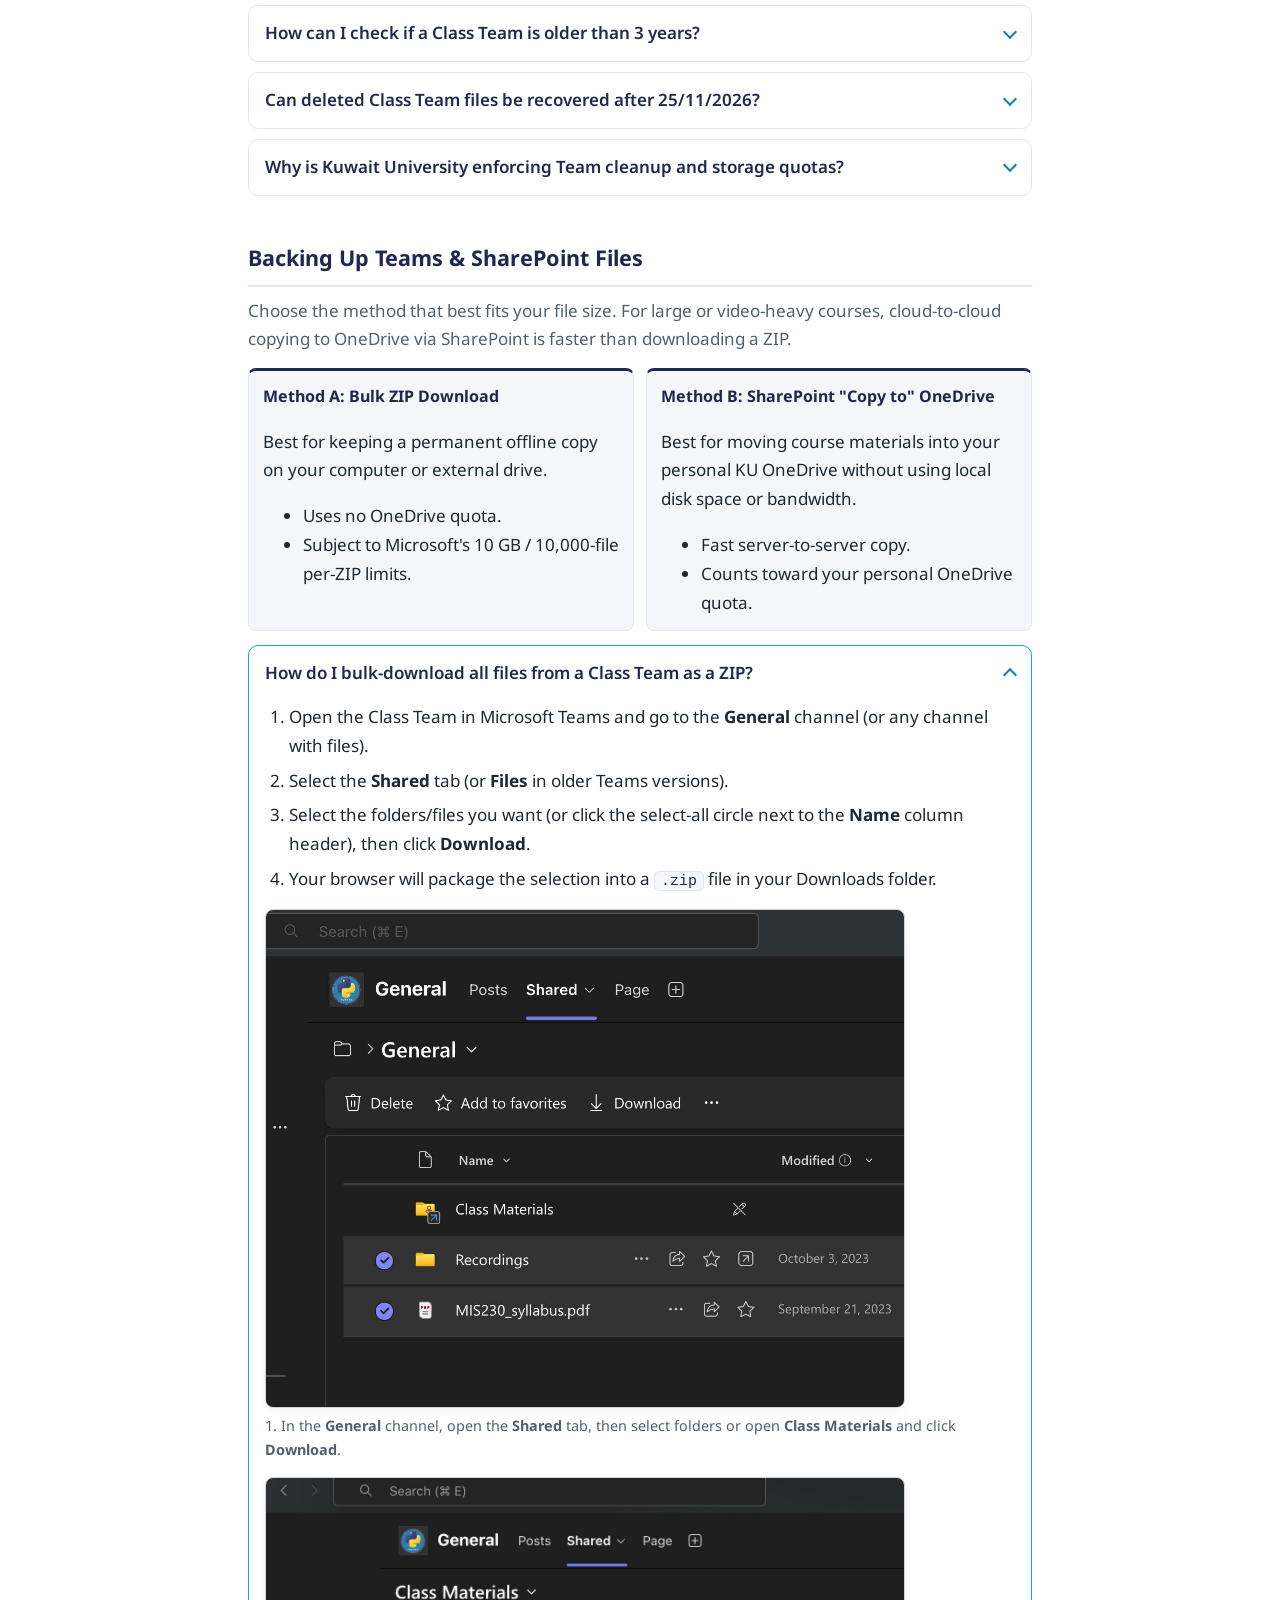
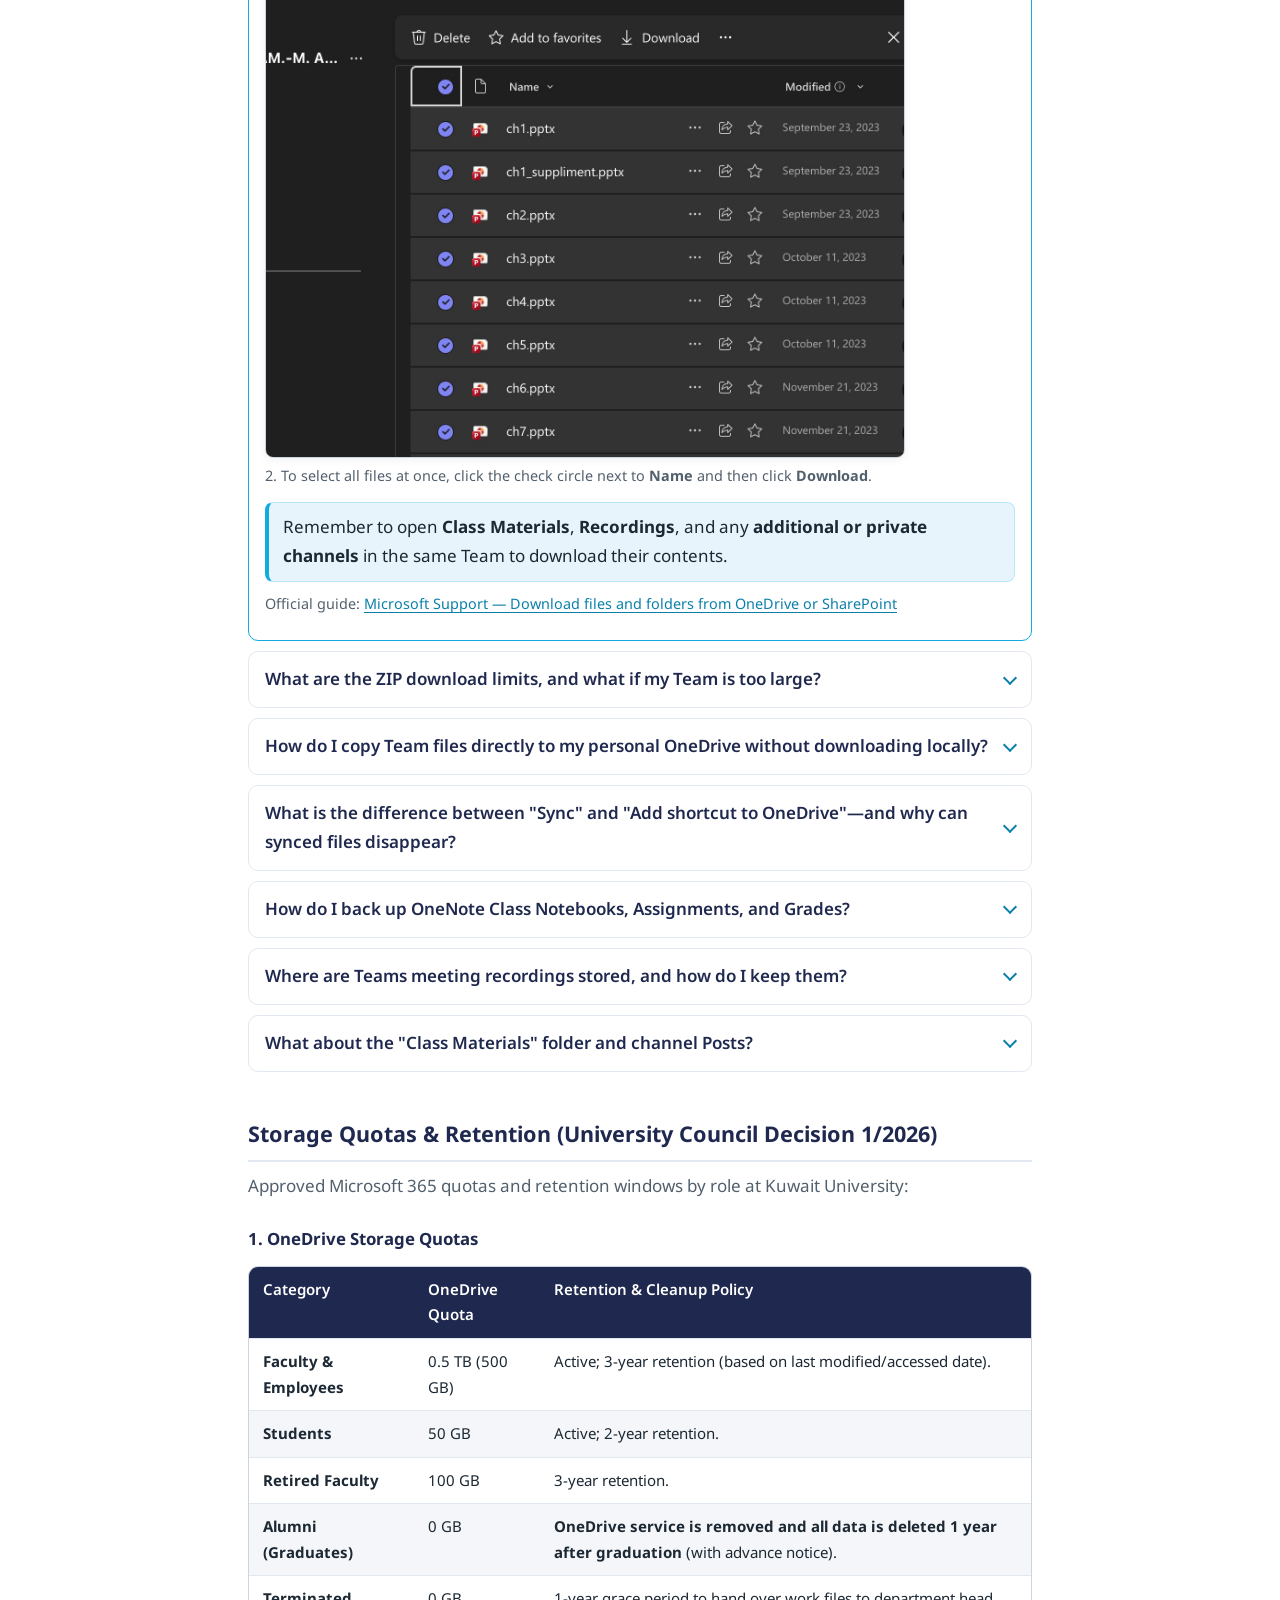
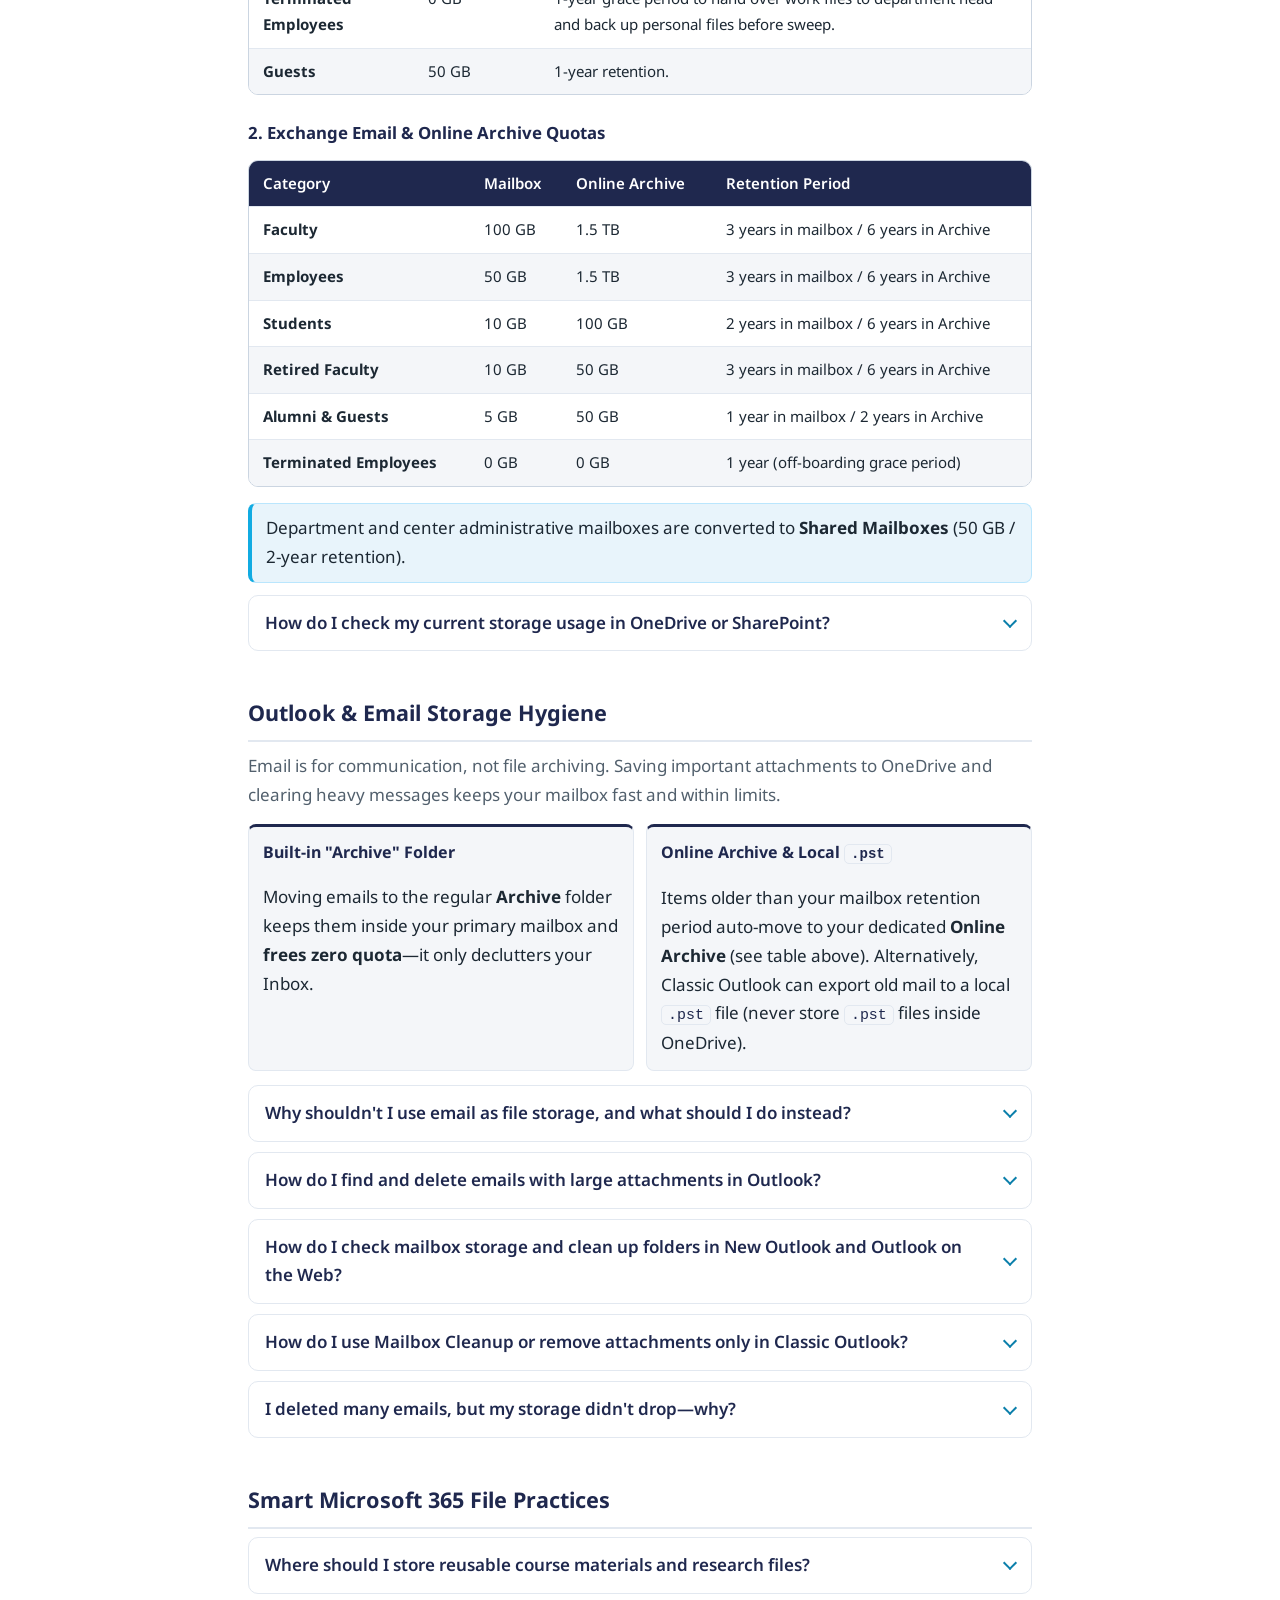
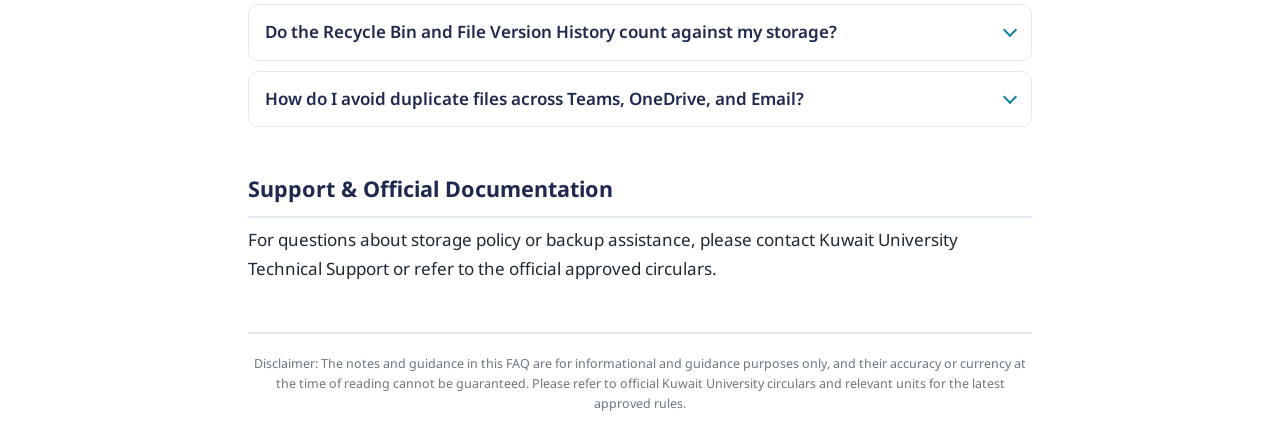
<file: en/index.html>
<!DOCTYPE html>
<html lang="en" dir="ltr">
<head>
  <meta charset="utf-8">
  <meta name="viewport" content="width=device-width, initial-scale=1">
  <title>M365 Storage Policy &amp; Teams Cleanup FAQs - Kuwait University</title>
  <meta name="description" content="Practical answers for Kuwait University faculty, teaching assistants, staff, students, and alumni on KU's Microsoft 365 storage policy (University Council Decision 1/2026), backing up Teams and SharePoint files, and email hygiene.">
  <meta name="color-scheme" content="light">
  <link rel="icon" href="../assets/ku-logo.png">
  <link rel="alternate" hreflang="ar" href="../index.html">
  <link rel="stylesheet" href="../assets/style.css">
</head>
<body>

<div class="topbar-wrap">
  <div class="wrap">
    <header class="topbar">
      <div class="brand">
        <img src="../assets/ku-logo.png" alt="Kuwait University logo">
        <div class="brand-text">Kuwait University<small>M365 Storage Policy - FAQs</small></div>
      </div>
      <a class="lang-toggle" href="../index.html" hreflang="ar" lang="ar">العربية</a>
    </header>
  </div>
</div>

<div class="wrap">
  <div class="intro">
    <h1>Microsoft 365 Storage Policy &amp; Teams Cleanup: FAQs</h1>
    <p>Practical guidance for faculty, teaching assistants, staff, students, and alumni under University Council Decision 1/2026.</p>
    <p class="meta">Last updated: 24/11/2026</p>
  </div>

  <main>

  <section class="start" aria-labelledby="start-title">
    <h2 id="start-title">Start here (Urgent action before Wednesday, 25/11/2026)</h2>
    <ol class="steps">
      <li><div><strong>Check which Teams are affected</strong>
        <p>Automatic deletion on Wednesday, 25/11/2026 applies <strong>only to Class Teams older than 3 years</strong>. Newer Class Teams, department Teams, and committee Teams are not included in this purge. <a href="#policy">Scope details</a></p></div></li>
      <li><div><strong>Download your files before the deadline</strong>
        <p>Open the Class Team &rarr; <strong>Shared</strong> (or <strong>Files</strong>) tab &rarr; select folders/files (or click the select-all circle next to <strong>Name</strong>) and click <strong>Download</strong> (<code>.zip</code>), or copy them to your personal OneDrive via SharePoint. <a href="#teams-backup">Backup steps</a></p></div></li>
      <li><div><strong>Export OneNote &amp; Grades separately</strong>
        <p>Class Notebooks (OneNote) and Assignments/Grades are <strong>not</strong> included in a Files <code>.zip</code> download and must be exported separately. <a href="#onenote-grades">How to export</a></p></div></li>
      <li><div><strong>Notice for Alumni: OneDrive removal 1 year after graduation</strong>
        <p>Under the approved policy, alumni OneDrive storage is set to <strong>0 GB</strong> and all OneDrive data is automatically deleted 1 year after graduation. <a href="#quotas">Quotas table</a></p></div></li>
    </ol>
  </section>

  <nav class="toc" aria-label="Sections">
    <ul>
      <li><a href="#policy">Policy &amp; Scope</a></li>
      <li><a href="#teams-backup">Backing Up Teams</a></li>
      <li><a href="#quotas">Quotas &amp; Retention</a></li>
      <li><a href="#email">Email Hygiene</a></li>
      <li><a href="#hygiene">Smart File Practices</a></li>
      <li><a href="#help">Support &amp; Docs</a></li>
    </ul>
  </nav>

  <section id="policy">
    <h2>Policy &amp; Deletion Scope</h2>
    <p class="lead">These rules implement University Council Decision No. 1/2026 (dated 22/04/2026) governing the Microsoft 365 Storage Capacity Rationalization Policy at Kuwait University.</p>

    <details>
      <summary>Which Teams will be deleted on 25/11/2026, and will this repeat?</summary>
      <div class="answer">
        <p>Automatic deletion applies to <strong>Class Teams older than 3 years</strong>—specifically Teams created using the Microsoft Teams Education <em>Class</em> template.</p>
        <p>Following the initial cleanup on 25/11/2026, Class Teams older than 3 years will continue to be purged on a rolling basis per University policy. Under the policy, <strong>Moodle</strong> is the canonical platform for course archiving, while Teams is a temporary collaboration tool during the semester.</p>
      </div>
    </details>

    <details>
      <summary>Are department, committee, or administrative Teams affected?</summary>
      <div class="answer">
        <p><strong>Not in the 25/11/2026 purge.</strong> The current automated cleanup applies strictly to <strong>Class Teams</strong> older than 3 years.</p>
        <p>Separately, under the approved policy, non-academic work groups and committee Teams are subject to automatic deletion after <strong>1 year of inactivity</strong>, with Team owners notified <strong>3 months</strong> in advance.</p>
      </div>
    </details>

    <details>
      <summary>How can I check if a Class Team is older than 3 years?</summary>
      <div class="answer">
        <ol>
          <li>Check the semester code in the Team name (e.g., <code>2022/2023</code>, <code>2023-1</code>, or earlier) or the date of the earliest posts in the <strong>General</strong> channel.</li>
          <li>You can also open the <strong>Shared</strong> (or <strong>Files</strong>) tab and click <strong>Open in SharePoint</strong> to inspect folder creation dates.</li>
        </ol>
        <p class="note">If you are unsure about the age of any Class Team containing important materials, back it up immediately.</p>
      </div>
    </details>

    <details>
      <summary>Can deleted Class Team files be recovered after 25/11/2026?</summary>
      <div class="answer">
        <p class="note warn"><strong>Important:</strong> Deletion of Class Teams older than 3 years on 25/11/2026 should be treated as <strong>permanent and irreversible</strong>. Please download or copy all important course materials and recordings before the deadline.</p>
      </div>
    </details>

    <details>
      <summary>Why is Kuwait University enforcing Team cleanup and storage quotas?</summary>
      <div class="answer">
        <p>Microsoft Teams, SharePoint, and OneDrive share a single university-wide Microsoft 365 tenant storage pool that reached near-100% capacity. Retaining thousands of inactive Class Teams and expired accounts puts core digital services at risk for the entire University.</p>
      </div>
    </details>
  </section>

  <section id="teams-backup">
    <h2>Backing Up Teams &amp; SharePoint Files</h2>
    <p class="lead">Choose the method that best fits your file size. For large or video-heavy courses, cloud-to-cloud copying to OneDrive via SharePoint is faster than downloading a ZIP.</p>

    <div class="two-col">
      <div>
        <h3>Method A: Bulk ZIP Download</h3>
        <p>Best for keeping a permanent offline copy on your computer or external drive.</p>
        <ul>
          <li>Uses no OneDrive quota.</li>
          <li>Subject to Microsoft's 10 GB / 10,000-file per-ZIP limits.</li>
        </ul>
      </div>
      <div>
        <h3>Method B: SharePoint "Copy to" OneDrive</h3>
        <p>Best for moving course materials into your personal KU OneDrive without using local disk space or bandwidth.</p>
        <ul>
          <li>Fast server-to-server copy.</li>
          <li>Counts toward your personal OneDrive quota.</li>
        </ul>
      </div>
    </div>

    <details open>
      <summary>How do I bulk-download all files from a Class Team as a ZIP?</summary>
      <div class="answer">
        <ol>
          <li>Open the Class Team in Microsoft Teams and go to the <strong>General</strong> channel (or any channel with files).</li>
          <li>Select the <strong>Shared</strong> tab (or <strong>Files</strong> in older Teams versions).</li>
          <li>Select the folders/files you want (or click the select-all circle next to the <strong>Name</strong> column header), then click <strong>Download</strong>.</li>
          <li>Your browser will package the selection into a <code>.zip</code> file in your Downloads folder.</li>
        </ol>
        <figure>
          <img src="../assets/teams-shared-folder.jpeg" loading="lazy"
               alt="Microsoft Teams General channel showing the Shared tab, Class Materials and Recordings folders, and the Download button in the top toolbar.">
          <figcaption>1. In the <strong>General</strong> channel, open the <strong>Shared</strong> tab, then select folders or open <strong>Class Materials</strong> and click <strong>Download</strong>.</figcaption>
        </figure>
        <figure>
          <img src="../assets/teams-select-all-download.jpeg" loading="lazy"
               alt="Microsoft Teams Class Materials folder with the select-all circle next to Name checked and the Download button highlighted.">
          <figcaption>2. To select all files at once, click the check circle next to <strong>Name</strong> and then click <strong>Download</strong>.</figcaption>
        </figure>
        <p class="note">Remember to open <strong>Class Materials</strong>, <strong>Recordings</strong>, and any <strong>additional or private channels</strong> in the same Team to download their contents.</p>
        <p class="src">Official guide: <a href="https://support.microsoft.com/en-us/office/download-files-and-folders-from-onedrive-or-sharepoint-5c7397b7-19c7-4893-84fe-d02e6fa5df05">Microsoft Support — Download files and folders from OneDrive or SharePoint</a></p>
      </div>
    </details>

    <details>
      <summary>What are the ZIP download limits, and what if my Team is too large?</summary>
      <div class="answer">
        <ul>
          <li>A single bulk download is limited to <strong>10 GB per <code>.zip</code></strong> and <strong>10,000 files</strong>.</li>
          <li>Single-file downloads support up to 250 GB.</li>
        </ul>
        <p><strong>Workaround:</strong> Download <strong>subfolder by subfolder</strong> (especially separating the <code>Recordings</code> folder), or open the library in SharePoint and use <strong>Copy to</strong> to copy folders straight into your personal OneDrive.</p>
      </div>
    </details>

    <details>
      <summary>How do I copy Team files directly to my personal OneDrive without downloading locally?</summary>
      <div class="answer">
        <ol>
          <li>From the Team's <strong>Shared / Files</strong> tab, click the three dots (<code>&hellip;</code>) and choose <strong>Open in SharePoint</strong>.</li>
          <li>Select the folders or files you want to keep.</li>
          <li>Click <strong>Copy to</strong> in the top toolbar.</li>
          <li>Select <strong>My files</strong> (your personal OneDrive) or another active Team, create/choose a destination folder (e.g., <code>Course-Archive</code>), and click <strong>Copy here</strong>.</li>
        </ol>
        <p class="note">Wait for the copy progress indicator to finish and verify the files appear in your OneDrive before closing the tab.</p>
        <p class="src">Official guide: <a href="https://support.microsoft.com/en-us/office/move-or-copy-files-in-sharepoint-00e2f483-4df3-46be-a861-1f5f0c1a87bc">Microsoft Support — Move or copy files in SharePoint</a></p>
      </div>
    </details>

    <details id="sync-trap">
      <summary>What is the difference between "Sync" and "Add shortcut to OneDrive"—and why can synced files disappear?</summary>
      <div class="answer">
        <p class="note warn"><strong>Critical Warning:</strong> Clicking <strong>Sync</strong> or <strong>Add shortcut to OneDrive</strong> does <strong>not</strong> create an independent backup! By default, OneDrive Files On-Demand shows cloud-only placeholders (&#9729;&#65039;)—and when the source Team is deleted, those files vanish from your computer too.</p>
        <ul>
          <li><strong>Add shortcut to OneDrive:</strong> Creates a live link inside your OneDrive pointing to the Team's library. If the Team is deleted, the shortcut and its contents disappear.</li>
          <li><strong>Sync:</strong> Connects a local folder to the Team's SharePoint library. Even if you mark files as <strong>Always keep on this device</strong>, the folder remains linked to the Team and can be wiped or orphaned when the Team is purged.</li>
        </ul>
        <p><strong>Golden Rule:</strong> Never leave your backup inside a synced Team folder or Shortcut folder. Always <strong>copy</strong> downloaded files into a separate local folder (e.g., Desktop or external drive) or use SharePoint <strong>Copy to</strong> into your personal OneDrive.</p>
        <p class="src">Official guide: <a href="https://support.microsoft.com/en-us/office/save-disk-space-with-onedrive-files-on-demand-for-windows-0e6860d3-d9f3-4971-b321-7092438fb38e">Microsoft Support — Save disk space with OneDrive Files On-Demand</a></p>
      </div>
    </details>

    <details id="onenote-grades">
      <summary>How do I back up OneNote Class Notebooks, Assignments, and Grades?</summary>
      <div class="answer">
        <p>OneNote notebooks, Assignments, and Grades are excluded from SharePoint <code>.zip</code> downloads and must be saved separately:</p>
        <h3>1. Exporting OneNote Class Notebooks</h3>
        <ul>
          <li>Open the notebook in the <strong>OneNote desktop app</strong> (Windows), then choose <strong>File &rarr; Export &rarr; Notebook &rarr; OneNote Package (<code>.onepkg</code>)</strong> or <code>PDF</code>.</li>
          <li>Alternatively, right-click each section in OneNote and choose <strong>Move or Copy</strong> to copy sections into a notebook stored in your personal OneDrive.</li>
        </ul>
        <h3>2. Exporting Grades &amp; Assignments</h3>
        <ul>
          <li>Open the Class Team &rarr; <strong>Grades</strong> tab &rarr; click <strong>Export to Excel</strong> to download a <code>.csv</code> record of grades.</li>
          <li>If you need student submission files, open the Team's SharePoint library and download the <strong>Student Work</strong> folder if present.</li>
        </ul>
        <p class="src">Official guides: <a href="https://support.microsoft.com/en-us/office/export-notes-from-onenote-as-a-pdf-13d173b5-7f4c-45a8-94eb-9354d63af5cd">Export notes from OneNote</a> &middot; <a href="https://support.microsoft.com/en-us/topic/export-grades-from-microsoft-teams-to-excel-639be3a0-d1f3-4e0e-8cb4-3f936818648f">Export grades from Teams to Excel</a></p>
      </div>
    </details>

    <details>
      <summary>Where are Teams meeting recordings stored, and how do I keep them?</summary>
      <div class="answer">
        <ul>
          <li><strong>Channel meetings:</strong> Stored inside the <code>Recordings</code> folder in that channel's <strong>Shared / Files</strong> tab (SharePoint). These <strong>will be deleted</strong> with the Team—download or copy them to your personal OneDrive.</li>
          <li><strong>Non-channel / calendar meetings:</strong> Stored in the <code>Recordings</code> folder of the personal OneDrive of the person who started the recording. These are not deleted with the Team, though they count toward personal OneDrive quota.</li>
        </ul>
        <p class="src">Official guide: <a href="https://support.microsoft.com/en-us/office/play-and-share-a-meeting-recording-in-microsoft-teams-7d7e5dc5-9ae4-4b94-8589-27496037e8fa">Microsoft Support — Teams meeting recordings storage</a></p>
      </div>
    </details>

    <details>
      <summary>What about the "Class Materials" folder and channel Posts?</summary>
      <div class="answer">
        <ul>
          <li>The <strong>Class Materials</strong> folder lives inside the Team's document library and can be downloaded or copied like any other folder.</li>
          <li>Channel <strong>Posts / Chat</strong> conversations are not included in SharePoint file downloads. If you need specific announcements or text, copy them or print the page to PDF before deletion.</li>
        </ul>
      </div>
    </details>
  </section>

  <section id="quotas">
    <h2>Storage Quotas &amp; Retention (University Council Decision 1/2026)</h2>
    <p class="lead">Approved Microsoft 365 quotas and retention windows by role at Kuwait University:</p>

    <h3 class="group">1. OneDrive Storage Quotas</h3>
    <div class="table-wrap">
      <table>
        <thead>
          <tr>
            <th>Category</th>
            <th>OneDrive Quota</th>
            <th>Retention &amp; Cleanup Policy</th>
          </tr>
        </thead>
        <tbody>
          <tr>
            <td><strong>Faculty &amp; Employees</strong></td>
            <td>0.5 TB (500 GB)</td>
            <td>Active; 3-year retention (based on last modified/accessed date).</td>
          </tr>
          <tr>
            <td><strong>Students</strong></td>
            <td>50 GB</td>
            <td>Active; 2-year retention.</td>
          </tr>
          <tr>
            <td><strong>Retired Faculty</strong></td>
            <td>100 GB</td>
            <td>3-year retention.</td>
          </tr>
          <tr>
            <td><strong>Alumni (Graduates)</strong></td>
            <td>0 GB</td>
            <td><strong>OneDrive service is removed and all data is deleted 1 year after graduation</strong> (with advance notice).</td>
          </tr>
          <tr>
            <td><strong>Terminated Employees</strong></td>
            <td>0 GB</td>
            <td>1-year grace period to hand over work files to department head and back up personal files before sweep.</td>
          </tr>
          <tr>
            <td><strong>Guests</strong></td>
            <td>50 GB</td>
            <td>1-year retention.</td>
          </tr>
        </tbody>
      </table>
    </div>

    <h3 class="group">2. Exchange Email &amp; Online Archive Quotas</h3>
    <div class="table-wrap">
      <table>
        <thead>
          <tr>
            <th>Category</th>
            <th>Mailbox</th>
            <th>Online Archive</th>
            <th>Retention Period</th>
          </tr>
        </thead>
        <tbody>
          <tr>
            <td><strong>Faculty</strong></td>
            <td>100 GB</td>
            <td>1.5 TB</td>
            <td>3 years in mailbox / 6 years in Archive</td>
          </tr>
          <tr>
            <td><strong>Employees</strong></td>
            <td>50 GB</td>
            <td>1.5 TB</td>
            <td>3 years in mailbox / 6 years in Archive</td>
          </tr>
          <tr>
            <td><strong>Students</strong></td>
            <td>10 GB</td>
            <td>100 GB</td>
            <td>2 years in mailbox / 6 years in Archive</td>
          </tr>
          <tr>
            <td><strong>Retired Faculty</strong></td>
            <td>10 GB</td>
            <td>50 GB</td>
            <td>3 years in mailbox / 6 years in Archive</td>
          </tr>
          <tr>
            <td><strong>Alumni &amp; Guests</strong></td>
            <td>5 GB</td>
            <td>50 GB</td>
            <td>1 year in mailbox / 2 years in Archive</td>
          </tr>
          <tr>
            <td><strong>Terminated Employees</strong></td>
            <td>0 GB</td>
            <td>0 GB</td>
            <td>1 year (off-boarding grace period)</td>
          </tr>
        </tbody>
      </table>
    </div>
    <p class="note">Department and center administrative mailboxes are converted to <strong>Shared Mailboxes</strong> (50 GB / 2-year retention).</p>

    <details>
      <summary>How do I check my current storage usage in OneDrive or SharePoint?</summary>
      <div class="answer">
        <ul>
          <li><strong>In OneDrive:</strong> Open OneDrive on the web &rarr; <strong>Settings</strong> (gear icon) &rarr; <strong>OneDrive settings</strong> &rarr; <strong>More settings</strong> &rarr; <strong>Storage Metrics</strong>.</li>
          <li><strong>In SharePoint / Teams:</strong> Open the Team in SharePoint &rarr; <strong>Settings</strong> (gear icon) &rarr; <strong>Site contents</strong> &rarr; <strong>Site settings</strong> &rarr; <strong>Storage Metrics</strong>.</li>
        </ul>
        <p class="src">Official guide: <a href="https://support.microsoft.com/en-us/office/manage-your-onedrive-for-work-or-school-storage-31519161-059c-4764-b6f8-f5cd29f7fe68">Microsoft Support — Manage your OneDrive storage</a></p>
      </div>
    </details>
  </section>

  <section id="email">
    <h2>Outlook &amp; Email Storage Hygiene</h2>
    <p class="lead">Email is for communication, not file archiving. Saving important attachments to OneDrive and clearing heavy messages keeps your mailbox fast and within limits.</p>

    <div class="two-col">
      <div>
        <h3>Built-in "Archive" Folder</h3>
        <p>Moving emails to the regular <strong>Archive</strong> folder keeps them inside your primary mailbox and <strong>frees zero quota</strong>—it only declutters your Inbox.</p>
      </div>
      <div>
        <h3>Online Archive &amp; Local <code>.pst</code></h3>
        <p>Items older than your mailbox retention period auto-move to your dedicated <strong>Online Archive</strong> (see table above). Alternatively, Classic Outlook can export old mail to a local <code>.pst</code> file (never store <code>.pst</code> files inside OneDrive).</p>
      </div>
    </div>

    <details>
      <summary>Why shouldn't I use email as file storage, and what should I do instead?</summary>
      <div class="answer">
        <ul>
          <li>Sending files as attachments duplicates them in both the sender's Sent Items and every recipient's mailbox.</li>
          <li><strong>Better practice:</strong> Save important documents in OneDrive or SharePoint and share a <strong>link</strong> instead of attaching the file, then delete emails with oversized attachments once the file is safely stored. (Under KU policy, attachments sent to more than 5 recipients or distribution lists are automatically converted to OneDrive links.)</li>
        </ul>
      </div>
    </details>

    <details>
      <summary>How do I find and delete emails with large attachments in Outlook?</summary>
      <div class="answer">
        <ol>
          <li>In the Outlook search bar, type one of these operators and press <code>Enter</code>:
            <ul>
              <li><code>messagesize:&gt;10mb</code> — finds messages larger than 10 MB.</li>
              <li><code>messagesize:&gt;5mb</code> — finds messages larger than 5 MB.</li>
              <li><code>hasattachments:yes</code> — lists messages containing attachments.</li>
            </ul>
          </li>
          <li>Save any needed attachments to OneDrive or your computer.</li>
          <li>Delete unneeded messages—and remember to check your <strong>Sent Items</strong> folder, which often holds the largest outbound attachments.</li>
        </ol>
        <p class="src">Official guide: <a href="https://support.microsoft.com/en-us/office/how-to-search-in-outlook-d824d1e9-a255-468c-8553-276589d5a164">Microsoft Support — How to search in Outlook</a></p>
      </div>
    </details>

    <details>
      <summary>How do I check mailbox storage and clean up folders in New Outlook and Outlook on the Web?</summary>
      <div class="answer">
        <ol>
          <li>Click the <strong>Settings</strong> (gear icon) at the top right.</li>
          <li>Go to <strong>Accounts &rarr; Storage</strong>.</li>
          <li>Review folder-by-folder usage and use the built-in cleanup options to empty older messages.</li>
        </ol>
        <p class="src">Official guide: <a href="https://support.microsoft.com/en-us/office/storage-limits-in-outlook-com-7ac99134-69e5-4619-ac0b-2d313bba5e9e">Microsoft Support — Storage limits in Outlook</a></p>
      </div>
    </details>

    <details>
      <summary>How do I use Mailbox Cleanup or remove attachments only in Classic Outlook?</summary>
      <div class="answer">
        <ul>
          <li><strong>Mailbox Cleanup:</strong> Go to <strong>File &rarr; Tools &rarr; Mailbox Cleanup</strong> to locate oversized or old items.</li>
          <li><strong>Remove attachment only (keep email text):</strong> Open the email in its own window &rarr; click the dropdown arrow on the attachment &rarr; <strong>Remove Attachment</strong> &rarr; save.</li>
          <li><strong>Local <code>.pst</code> export:</strong> Go to <strong>File &rarr; Open &amp; Export &rarr; Import/Export &rarr; Export to a file (<code>.pst</code>)</strong>, subject to university device permissions.</li>
        </ul>
        <p class="src">Official guide: <a href="https://support.microsoft.com/en-us/office/reduce-the-size-of-your-mailbox-and-outlook-data-files-pst-and-ost-e4c6a4f1-d39c-47dc-a4fa-abe96dc8c7ef">Microsoft Support — Reduce the size of your mailbox</a></p>
      </div>
    </details>

    <details>
      <summary>I deleted many emails, but my storage didn't drop—why?</summary>
      <div class="answer">
        <p>Deleted emails still consume mailbox quota until purged from two places:</p>
        <ol>
          <li>Right-click <strong>Deleted Items</strong> and choose <strong>Empty Folder</strong>.</li>
          <li>Open <strong>Recover items deleted from this folder</strong> at the top of Deleted Items, select the items, and click <strong>Purge Selected Items</strong>.</li>
        </ol>
      </div>
    </details>
  </section>

  <section id="hygiene">
    <h2>Smart Microsoft 365 File Practices</h2>

    <details>
      <summary>Where should I store reusable course materials and research files?</summary>
      <div class="answer">
        <p>Keep your master course materials and research files in your <strong>personal OneDrive</strong> or <strong>Moodle</strong> (the canonical platform for course content), and copy only term-specific materials into each semester's Class Team. That way, your master files are never affected by the 3-year Class Team cleanup.</p>
      </div>
    </details>

    <details>
      <summary>Do the Recycle Bin and File Version History count against my storage?</summary>
      <div class="answer">
        <ul>
          <li><strong>Yes.</strong> Deleted files remain in the OneDrive/SharePoint <strong>Recycle Bin</strong> and continue counting toward your quota until emptied or expired.</li>
          <li><strong>Version History:</strong> Repeatedly editing large files (such as presentations or videos) stores multiple historical versions in SharePoint/OneDrive. Right-click a large file &rarr; <strong>Version History</strong> to delete unneeded older versions.</li>
        </ul>
        <p class="src">Official guides: <a href="https://support.microsoft.com/en-us/office/restore-deleted-files-or-folders-in-onedrive-949ada80-0026-4db3-a953-c99083e6a84f">Manage Recycle Bin in OneDrive</a> &middot; <a href="https://support.microsoft.com/en-us/office/view-the-version-history-of-an-item-or-file-in-a-sharepoint-list-or-library-532620a7-51f3-4d94-a578-31a85f70831d">SharePoint Version History</a></p>
      </div>
    </details>

    <details>
      <summary>How do I avoid duplicate files across Teams, OneDrive, and Email?</summary>
      <div class="answer">
        <ul>
          <li>Keep a <strong>single source of truth</strong> in OneDrive or SharePoint instead of saving separate copies on your desktop, in Teams, and in email.</li>
          <li>Share links with appropriate permissions rather than emailing file attachments.</li>
          <li>Delete large temporary recordings and draft exports once no longer needed.</li>
        </ul>
      </div>
    </details>
  </section>

  <section id="help">
    <h2>Support &amp; Official Documentation</h2>
    <div class="body">
      <p>For questions about storage policy or backup assistance, please contact Kuwait University Technical Support or refer to the official approved circulars.</p>
    </div>
  </section>

  </main>

  <footer>
    <small style="display:block; font-size:0.78rem; line-height:1.6; opacity:0.85;">Disclaimer: The notes and guidance in this FAQ are for informational and guidance purposes only, and their accuracy or currency at the time of reading cannot be guaranteed. Please refer to official Kuwait University circulars and relevant units for the latest approved rules.</small>
  </footer>

</div>
</body>
</html>
</file>
<file: assets/style.css>
/* Microsoft 365 Storage & Teams Cleanup FAQs at Kuwait University
   Official KU Palette: Navy #1F284E, Sky #11ABE2, Gold #F7D81F.
   One stylesheet for both RTL (ar) and LTR (en) via CSS logical properties. */

@import url("https://fonts.googleapis.com/css2?family=Noto+Sans+Arabic:wght@400;600;700&family=Noto+Sans:wght@400;600;700&display=swap");

:root {
  --bg: #ffffff;
  --surface: #f4f6f9;        /* soft cool surface */
  --text: #1c2833;           /* body text */
  --muted: #52606d;          /* secondary text */
  --navy: #1f284e;           /* KU Navy */
  --sky: #11abe2;            /* KU Sky */
  --sky-dark: #0b7fab;       /* accessible link blue on white */
  --gold: #f7d81f;           /* KU Gold */
  --accent: var(--navy);
  --accent-soft: #e8f4fb;    /* soft sky tint */
  --warn-bg: #fffbeb;        /* soft amber warning surface */
  --warn-border: #d97706;    /* amber warning accent */
  --border: #e2e8f0;
  --border-strong: #cbd5e1;
  --radius: 10px;
  color-scheme: light;
}

* { box-sizing: border-box; }
html, body { margin: 0; padding: 0; }
html { scroll-behavior: smooth; }

body {
  background: var(--bg);
  color: var(--text);
  font-family: "Noto Sans", -apple-system, BlinkMacSystemFont, "Segoe UI", system-ui, sans-serif;
  font-size: 17px;
  line-height: 1.7;
  -webkit-font-smoothing: antialiased;
}
html[lang="ar"] body {
  font-family: "Noto Sans Arabic", "Noto Sans", Tahoma, "Segoe UI", system-ui, sans-serif;
  line-height: 1.85;
}

a { color: var(--sky-dark); text-underline-offset: 3px; overflow-wrap: anywhere; }
a:hover { color: var(--navy); text-decoration-thickness: 2px; }
a:focus-visible, summary:focus-visible { outline: 2px solid var(--sky); outline-offset: 2px; border-radius: 6px; }
.ltr, code[dir="ltr"] { direction: ltr; unicode-bidi: isolate; }
code {
  font-family: ui-monospace, SFMono-Regular, Menlo, Consolas, monospace;
  font-size: 0.88em;
  background: var(--surface);
  border: 1px solid var(--border);
  border-radius: 5px;
  padding: 1px 6px;
  color: var(--navy);
}

/* Top KU Navy Banner */
.topbar-wrap {
  background: var(--navy);
  color: #ffffff;
  border-bottom: 4px solid var(--gold);
}
.wrap { max-width: 820px; margin: 0 auto; padding-inline: 18px; }

/* Header */
.topbar {
  display: flex; align-items: center; justify-content: space-between;
  gap: 12px; padding-block: 14px;
}
.brand { display: flex; align-items: center; gap: 12px; min-width: 0; }
.brand img {
  width: 42px; height: 56px; object-fit: contain; flex: none;
  background: #ffffff; border-radius: 6px; padding: 3px;
}
.brand-text { font-weight: 700; font-size: 16px; line-height: 1.35; color: #ffffff; }
.brand-text small { display: block; color: #cbd5e1; font-weight: 400; font-size: 13px; }

.lang-toggle {
  flex: none;
  border: 1px solid rgba(255, 255, 255, 0.35);
  border-radius: 999px;
  padding: 6px 16px; font-weight: 600; font-size: 14px;
  color: #ffffff; text-decoration: none;
  background: rgba(255, 255, 255, 0.08);
  transition: background 0.15s, border-color 0.15s;
}
.lang-toggle:hover { background: var(--sky); border-color: var(--sky); color: #ffffff; }

/* Intro */
.intro { padding-block: 28px 10px; }
.intro h1 { margin: 0 0 8px; font-size: 1.8rem; line-height: 1.35; color: var(--navy); }
.intro p { margin: 0; color: var(--muted); }
.intro .meta { margin-top: 8px; font-size: 0.9rem; color: var(--muted); }

/* Start here */
.start {
  margin-top: 20px;
  border: 1px solid var(--border-strong);
  border-top: 4px solid var(--sky);
  border-radius: var(--radius);
  background: var(--surface);
  padding: 20px;
}
.start h2 { margin: 0 0 14px; font-size: 1.25rem; color: var(--navy); border: 0; padding: 0; }
.steps { list-style: none; margin: 0; padding: 0; display: grid; gap: 12px; counter-reset: step; }
.steps > li {
  counter-increment: step;
  display: grid; grid-template-columns: 32px 1fr; gap: 12px; align-items: start;
  background: var(--bg); border: 1px solid var(--border); border-radius: 8px; padding: 12px 14px;
}
.steps > li::before {
  content: counter(step);
  display: grid; place-items: center;
  width: 32px; height: 32px; border-radius: 50%;
  background: var(--navy); color: var(--gold); font-weight: 700;
}
html[lang="ar"] .steps > li::before { content: counter(step, arabic-indic); }
.steps strong { display: block; color: var(--navy); }
.steps p { margin: 3px 0 0; color: var(--muted); }

/* Jump links */
.toc { margin: 24px 0 0; }
.toc ul { display: flex; flex-wrap: wrap; gap: 8px; margin: 0; padding: 0; list-style: none; }
.toc a {
  display: inline-block; padding: 5px 14px; border-radius: 999px;
  border: 1px solid var(--border-strong); color: var(--navy);
  background: var(--surface); text-decoration: none; font-size: 14.5px; font-weight: 600;
  transition: background 0.15s, border-color 0.15s;
}
.toc a:hover { background: var(--accent-soft); border-color: var(--sky); color: var(--navy); }

/* Sections */
section { margin-top: 44px; scroll-margin-top: 16px; }
section > h2 {
  font-size: 1.35rem; margin: 0 0 8px; color: var(--navy);
  padding-bottom: 8px; border-bottom: 2px solid var(--border);
  position: relative;
}
section > p.lead { color: var(--muted); margin: 10px 0 14px; }
h3.group { font-size: 1.05rem; margin: 24px 0 8px; color: var(--navy); }

/* Accordions */
details {
  border: 1px solid var(--border); border-radius: var(--radius);
  margin-bottom: 10px; background: var(--bg);
  transition: border-color 0.15s;
}
details[open] { border-color: var(--sky); }
summary {
  cursor: pointer; list-style: none;
  padding: 13px 16px; font-weight: 600; color: var(--navy);
  display: flex; justify-content: space-between; align-items: center; gap: 12px;
}
summary:hover { background: var(--surface); border-radius: var(--radius); }
summary::-webkit-details-marker { display: none; }
summary::after {
  content: ""; flex: none;
  width: 8px; height: 8px;
  border-right: 2px solid var(--sky-dark);
  border-bottom: 2px solid var(--sky-dark);
  margin-top: -4px;
  transform: rotate(45deg); transition: transform 0.15s;
}
details[open] > summary::after { transform: rotate(-135deg); margin-top: 4px; }

.answer { padding: 2px 16px 14px; }
.answer p, section > .body p { margin: 0 0 10px; }
.answer ul, .answer ol, .body ol { margin: 0 0 10px; padding-inline-start: 24px; }
.answer li, .body li { margin-bottom: 6px; }
.answer h3 { font-size: 1rem; margin: 14px 0 6px; color: var(--navy); }
.src { font-size: 0.9rem; color: var(--muted); margin-top: 8px; }

.note {
  background: var(--accent-soft); border: 1px solid #bae6fd;
  border-inline-start: 4px solid var(--sky);
  border-radius: 8px; padding: 10px 14px; margin: 8px 0 12px;
}
.note.warn {
  background: var(--warn-bg);
  border-color: #fde68a;
  border-inline-start-color: var(--warn-border);
}

figure { margin: 14px 0; }
figure img {
  display: block; width: 100%; max-width: 640px; height: auto;
  border: 1px solid var(--border-strong); border-radius: 8px;
  box-shadow: 0 2px 8px rgba(15, 23, 42, 0.06);
}
figcaption { font-size: 0.9rem; color: var(--muted); margin-top: 6px; }

.two-col { display: grid; grid-template-columns: 1fr 1fr; gap: 12px; margin: 10px 0 14px; }
.two-col > div {
  background: var(--surface); border: 1px solid var(--border);
  border-top: 3px solid var(--navy);
  border-radius: 8px; padding: 12px 14px;
}
.two-col h3 { margin: 0 0 6px; font-size: 1rem; color: var(--navy); }
.two-col p:last-child, .two-col ul:last-child { margin-bottom: 0; }

/* Responsive tables */
.table-wrap {
  overflow-x: auto;
  margin: 12px 0 16px;
  border: 1px solid var(--border-strong);
  border-radius: var(--radius);
}
table {
  width: 100%;
  border-collapse: collapse;
  font-size: 0.94rem;
  text-align: start;
}
th, td {
  padding: 10px 14px;
  border-bottom: 1px solid var(--border);
  vertical-align: top;
  text-align: start;
}
thead th {
  background: var(--navy);
  color: #ffffff;
  font-weight: 600;
}
tbody tr:nth-child(even) { background: var(--surface); }
tbody tr:last-child td { border-bottom: 0; }

@media (max-width: 600px) {
  body { font-size: 16px; }
  .two-col { grid-template-columns: 1fr; }
  .intro h1 { font-size: 1.45rem; }
  .start { padding: 16px; }
}

@media print {
  .topbar-wrap { background: #ffffff; color: var(--navy); border-bottom: 2px solid var(--navy); }
  .brand-text, .brand-text small { color: var(--navy); }
  .lang-toggle, .toc { display: none; }
  details { break-inside: avoid; }
}

footer {
  margin-top: 48px; padding: 20px 0 32px;
  border-top: 2px solid var(--border);
  color: var(--muted); font-size: 14px; text-align: center;
}
footer strong { color: var(--navy); }
</file>
